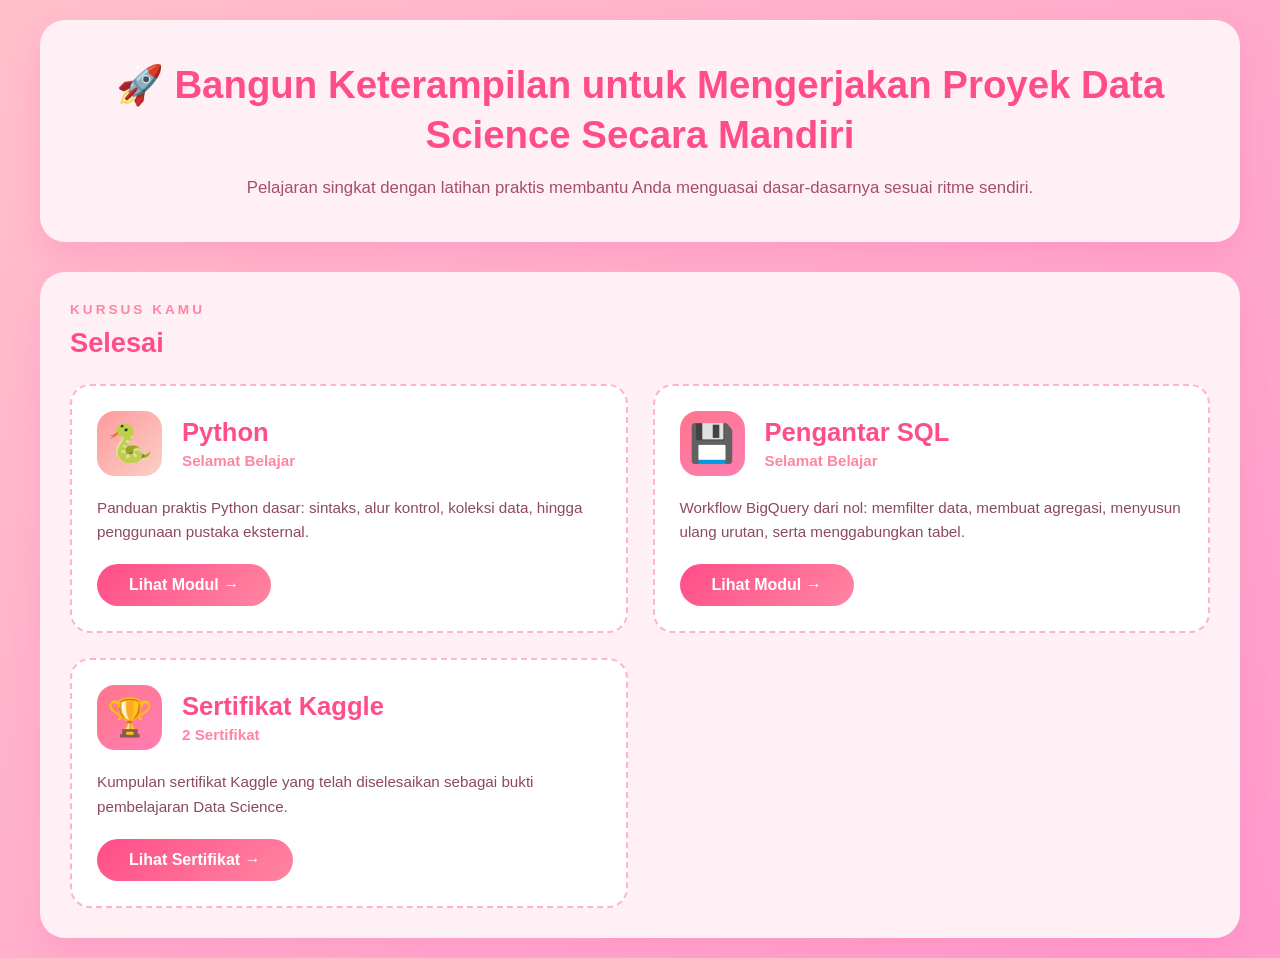
<file: webkaggle/index.html>
<!DOCTYPE html>
<html lang="id">
<head>
    <meta charset="UTF-8">
    <meta name="viewport" content="width=device-width, initial-scale=1.0">
    <title>Belajar Data Science - Platform Pembelajaran</title>
    <link rel="stylesheet" href="css/style.css">
</head>
<body>

<div class="container">
    <header>
        <h1>🚀 Bangun Keterampilan untuk Mengerjakan Proyek Data Science Secara Mandiri</h1>
        <p class="subtitle">
            Pelajaran singkat dengan latihan praktis membantu Anda menguasai dasar-dasarnya sesuai ritme sendiri.
        </p>
    </header>

    <div class="courses-section">
        <h2 class="section-title">KURSUS KAMU</h2>
        <h3 class="section-subtitle">Selesai</h3>

        <div class="courses-grid">
            <!-- Kursus Python -->
            <div class="course-card">
                <div class="course-header">
                    <div class="course-icon python-icon">🐍</div>
                    <div class="course-title">
                        <h2>Python</h2>
                        <p>Selamat Belajar</p>
                    </div>
                </div>

                <div class="course-description">
                    Panduan praktis Python dasar: sintaks, alur kontrol, koleksi data,
                    hingga penggunaan pustaka eksternal.
                </div>

                <a href="python/index.html" class="lesson-btn">
                    Lihat Modul →
                </a>
            </div>

            <!-- Kursus SQL -->
            <div class="course-card">
                <div class="course-header">
                    <div class="course-icon sql-icon">💾</div>
                    <div class="course-title">
                        <h2>Pengantar SQL</h2>
                        <p>Selamat Belajar</p>
                    </div>
                </div>

                <div class="course-description">
                    Workflow BigQuery dari nol: memfilter data, membuat agregasi,
                    menyusun ulang urutan, serta menggabungkan tabel.
                </div>

                <a href="sql/index.html" class="lesson-btn">
                    Lihat Modul →
                </a>
            </div>

            <!-- Sertifikat Kaggle -->
            <div class="course-card">
                <div class="course-header">
                    <div class="course-icon sql-icon">🏆</div>
                    <div class="course-title">
                        <h2>Sertifikat Kaggle</h2>
                        <p>2 Sertifikat</p>
                    </div>
                </div>

                <div class="course-description">
                    Kumpulan sertifikat Kaggle yang telah diselesaikan sebagai
                    bukti pembelajaran Data Science.
                </div>

                <a href="sertifikat/index.html" class="lesson-btn">
                    Lihat Sertifikat →
                </a>
            </div>
        </div>
    </div>
</div>

<script src="js/script.js"></script>
</body>
</html>
</file>
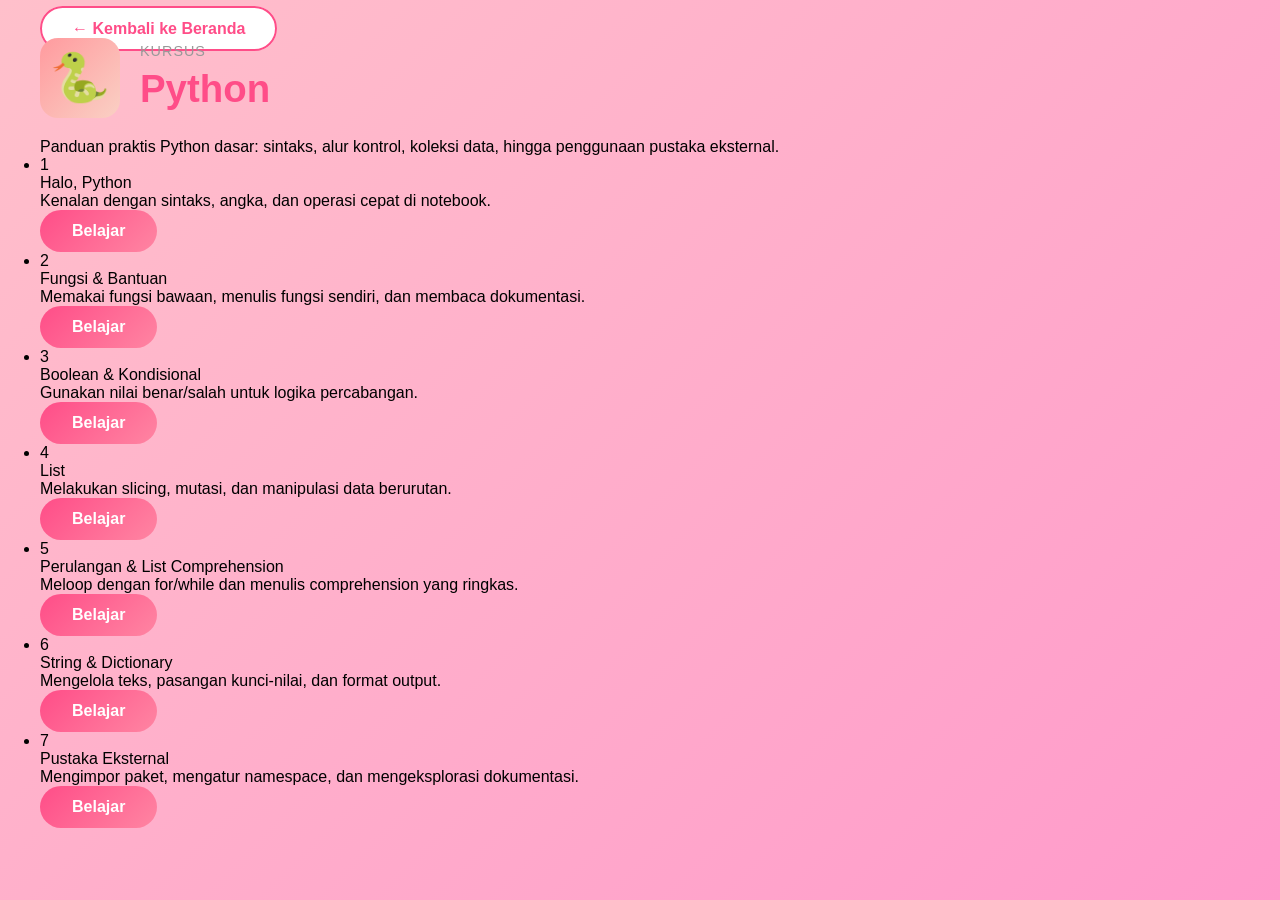
<file: webkaggle/python/index.html>
<!DOCTYPE html>
<html lang="id">
<head>
    <meta charset="UTF-8">
    <meta name="viewport" content="width=device-width, initial-scale=1.0">
    <title>Kursus Python - Belajar Data Science</title>
    <link rel="stylesheet" href="../css/style.css">
</head>
<body>
    <div class="container">
        <a href="../index.html" class="back-btn">← Kembali ke Beranda</a>
        
        <div class="course-detail-header">
            <div style="display: flex; align-items: center; gap: 20px; margin-bottom: 20px;">
                <div class="course-icon python-icon" style="width: 80px; height: 80px; font-size: 3em;">🐍</div>
                <div>
                    <p style="color: #999; font-size: 0.9em; letter-spacing: 1px; margin-bottom: 5px;">KURSUS</p>
                    <h1 style="margin-bottom: 0;">Python</h1>
                </div>
            </div>
            <p>Panduan praktis Python dasar: sintaks, alur kontrol, koleksi data, hingga penggunaan pustaka eksternal.</p>
        </div>

        <div class="lessons-container">
            <ul class="lessons-list">
                <li class="lesson-item">
                    <div class="lesson-left">
                        <div class="lesson-number">1</div>
                        <div class="lesson-content">
                            <div class="lesson-title">Halo, Python</div>
                            <div class="lesson-description">Kenalan dengan sintaks, angka, dan operasi cepat di notebook.</div>
                        </div>
                    </div>
                    <a href="lessons/lesson01.html" class="lesson-btn">Belajar</a>
                </li>

                <li class="lesson-item">
                    <div class="lesson-left">
                        <div class="lesson-number">2</div>
                        <div class="lesson-content">
                            <div class="lesson-title">Fungsi & Bantuan</div>
                            <div class="lesson-description">Memakai fungsi bawaan, menulis fungsi sendiri, dan membaca dokumentasi.</div>
                        </div>
                    </div>
                    <a href="lessons/lesson02.html" class="lesson-btn">Belajar</a>
                </li>

                <li class="lesson-item">
                    <div class="lesson-left">
                        <div class="lesson-number">3</div>
                        <div class="lesson-content">
                            <div class="lesson-title">Boolean & Kondisional</div>
                            <div class="lesson-description">Gunakan nilai benar/salah untuk logika percabangan.</div>
                        </div>
                    </div>
                    <a href="lessons/lesson03.html" class="lesson-btn">Belajar</a>
                </li>

                <li class="lesson-item">
                    <div class="lesson-left">
                        <div class="lesson-number">4</div>
                        <div class="lesson-content">
                            <div class="lesson-title">List</div>
                            <div class="lesson-description">Melakukan slicing, mutasi, dan manipulasi data berurutan.</div>
                        </div>
                    </div>
                    <a href="lessons/lesson04.html" class="lesson-btn">Belajar</a>
                </li>

                <li class="lesson-item">
                    <div class="lesson-left">
                        <div class="lesson-number">5</div>
                        <div class="lesson-content">
                            <div class="lesson-title">Perulangan & List Comprehension</div>
                            <div class="lesson-description">Meloop dengan for/while dan menulis comprehension yang ringkas.</div>
                        </div>
                    </div>
                    <a href="lessons/lesson05.html" class="lesson-btn">Belajar</a>
                </li>

                <li class="lesson-item">
                    <div class="lesson-left">
                        <div class="lesson-number">6</div>
                        <div class="lesson-content">
                            <div class="lesson-title">String & Dictionary</div>
                            <div class="lesson-description">Mengelola teks, pasangan kunci-nilai, dan format output.</div>
                        </div>
                    </div>
                    <a href="lessons/lesson06.html" class="lesson-btn">Belajar</a>
                </li>

                <li class="lesson-item">
                    <div class="lesson-left">
                        <div class="lesson-number">7</div>
                        <div class="lesson-content">
                            <div class="lesson-title">Pustaka Eksternal</div>
                            <div class="lesson-description">Mengimpor paket, mengatur namespace, dan mengeksplorasi dokumentasi.</div>
                        </div>
                    </div>
                    <a href="lessons/lesson07.html" class="lesson-btn">Belajar</a>
                </li>
            </ul>
        </div>
    </div>

    <script src="../js/script.js"></script>
</body>
</html>
</file>
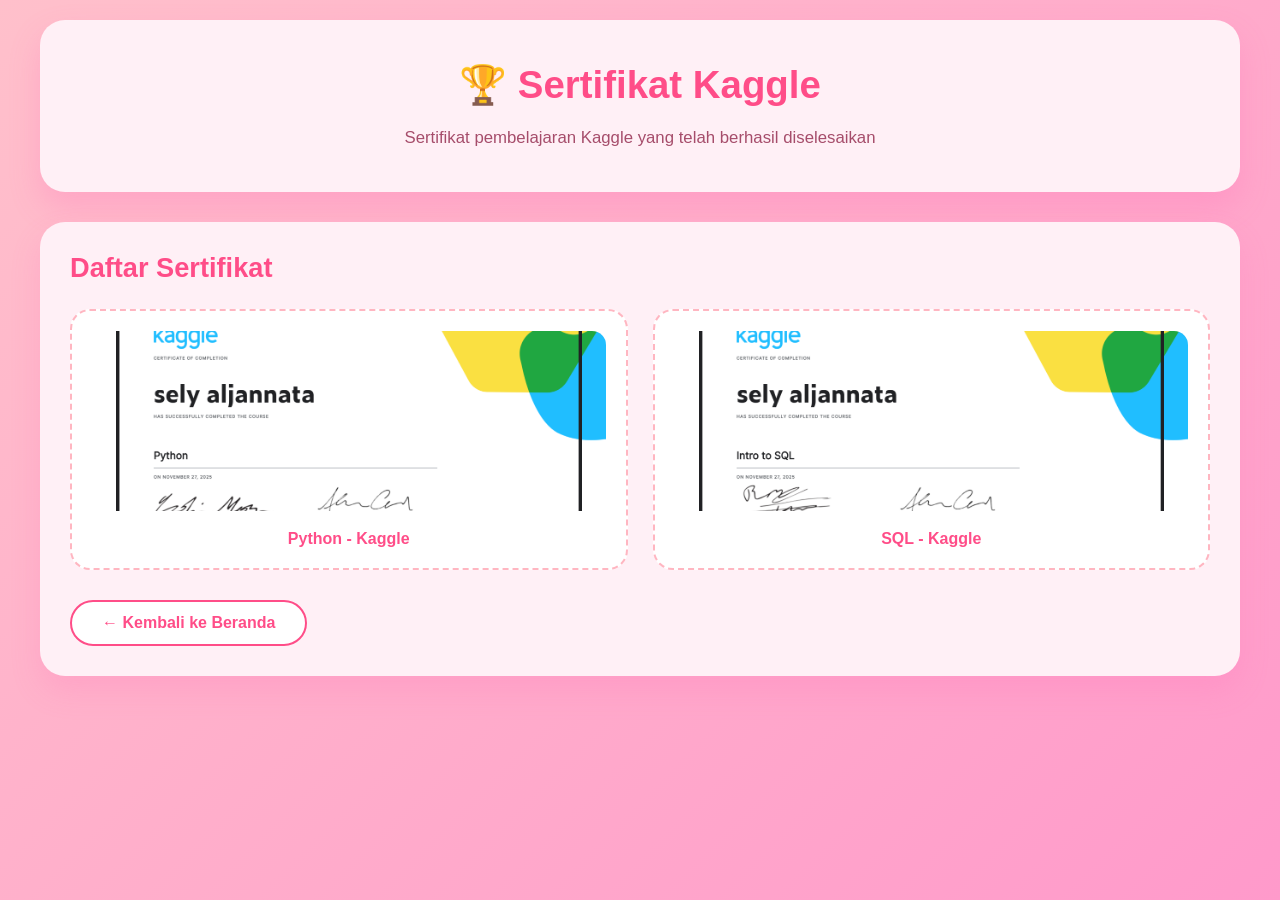
<file: webkaggle/sertifikat/index.html>
<!DOCTYPE html>
<html lang="id">
<head>
    <meta charset="UTF-8">
    <meta name="viewport" content="width=device-width, initial-scale=1.0">
    <title>Sertifikat Kaggle</title>
    <link rel="stylesheet" href="../css/style.css">
</head>
<body>

<div class="container">
    <header>
        <h1>🏆 Sertifikat Kaggle</h1>
        <p class="subtitle">
            Sertifikat pembelajaran Kaggle yang telah berhasil diselesaikan
        </p>
    </header>

    <div class="courses-section">
        <h3 class="section-subtitle">Daftar Sertifikat</h3>

        <div class="certificate-grid">

            <!-- Sertifikat Python -->
            <div class="certificate-card">
                <img
                    src="../img/sertifikat-kaggle-1.jpg" width="500px"
                    alt="Sertifikat Python Kaggle"
                    class="certificate-img"
                >
                <p class="certificate-title">Python - Kaggle</p>
            </div>

            <!-- Sertifikat SQL -->
            <div class="certificate-card">
                <img
                    src="../img/sertifikat-kaggle-2.jpg" width="500px"
                    alt="Sertifikat SQL Kaggle"
                    class="certificate-img"
                >
                <p class="certificate-title">SQL - Kaggle</p>
            </div>

        </div>

        <a href="../index.html" class="back-btn" style="margin-top: 30px; display: inline-block;">
            ← Kembali ke Beranda
        </a>
    </div>
</div>

<script src="../js/script.js"></script>
</body>
</html>
</file>
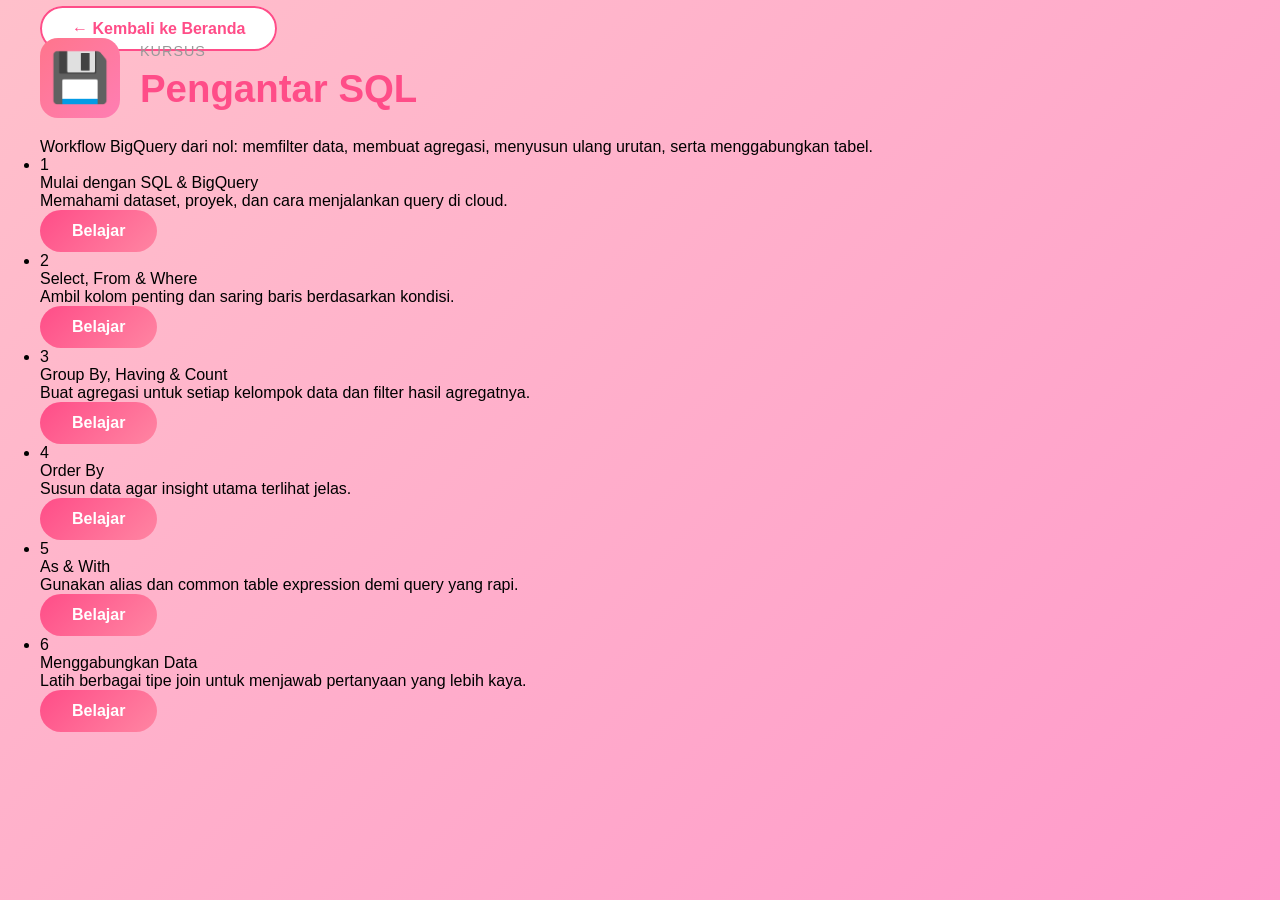
<file: webkaggle/sql/index.html>
<!DOCTYPE html>
<html lang="id">
<head>
    <meta charset="UTF-8">
    <meta name="viewport" content="width=device-width, initial-scale=1.0">
    <title>Kursus Pengantar SQL - Belajar Data Science</title>
    <link rel="stylesheet" href="../css/style.css">
</head>
<body>
    <div class="container">
        <a href="../index.html" class="back-btn">← Kembali ke Beranda</a>
        
        <div class="course-detail-header">
            <div style="display: flex; align-items: center; gap: 20px; margin-bottom: 20px;">
                <div class="course-icon sql-icon" style="width: 80px; height: 80px; font-size: 3em;">💾</div>
                <div>
                    <p style="color: #999; font-size: 0.9em; letter-spacing: 1px; margin-bottom: 5px;">KURSUS</p>
                    <h1 style="margin-bottom: 0;">Pengantar SQL</h1>
                </div>
            </div>
            <p>Workflow BigQuery dari nol: memfilter data, membuat agregasi, menyusun ulang urutan, serta menggabungkan tabel.</p>
        </div>

        <div class="lessons-container">
            <ul class="lessons-list">
                <li class="lesson-item">
                    <div class="lesson-left">
                        <div class="lesson-number">1</div>
                        <div class="lesson-content">
                            <div class="lesson-title">Mulai dengan SQL & BigQuery</div>
                            <div class="lesson-description">Memahami dataset, proyek, dan cara menjalankan query di cloud.</div>
                        </div>
                    </div>
                    <a href="lessons/lesson01.html" class="lesson-btn">Belajar</a>
                </li>

                <li class="lesson-item">
                    <div class="lesson-left">
                        <div class="lesson-number">2</div>
                        <div class="lesson-content">
                            <div class="lesson-title">Select, From & Where</div>
                            <div class="lesson-description">Ambil kolom penting dan saring baris berdasarkan kondisi.</div>
                        </div>
                    </div>
                    <a href="lessons/lesson02.html" class="lesson-btn">Belajar</a>
                </li>

                <li class="lesson-item">
                    <div class="lesson-left">
                        <div class="lesson-number">3</div>
                        <div class="lesson-content">
                            <div class="lesson-title">Group By, Having & Count</div>
                            <div class="lesson-description">Buat agregasi untuk setiap kelompok data dan filter hasil agregatnya.</div>
                        </div>
                    </div>
                    <a href="lessons/lesson03.html" class="lesson-btn">Belajar</a>
                </li>

                <li class="lesson-item">
                    <div class="lesson-left">
                        <div class="lesson-number">4</div>
                        <div class="lesson-content">
                            <div class="lesson-title">Order By</div>
                            <div class="lesson-description">Susun data agar insight utama terlihat jelas.</div>
                        </div>
                    </div>
                    <a href="lessons/lesson04.html" class="lesson-btn">Belajar</a>
                </li>

                <li class="lesson-item">
                    <div class="lesson-left">
                        <div class="lesson-number">5</div>
                        <div class="lesson-content">
                            <div class="lesson-title">As & With</div>
                            <div class="lesson-description">Gunakan alias dan common table expression demi query yang rapi.</div>
                        </div>
                    </div>
                    <a href="lessons/lesson05.html" class="lesson-btn">Belajar</a>
                </li>

                <li class="lesson-item">
                    <div class="lesson-left">
                        <div class="lesson-number">6</div>
                        <div class="lesson-content">
                            <div class="lesson-title">Menggabungkan Data</div>
                            <div class="lesson-description">Latih berbagai tipe join untuk menjawab pertanyaan yang lebih kaya.</div>
                        </div>
                    </div>
                    <a href="lessons/lesson06.html" class="lesson-btn">Belajar</a>
                </li>
            </ul>
        </div>
    </div>

    <script src="../js/script.js"></script>
</body>
</html>
</file>
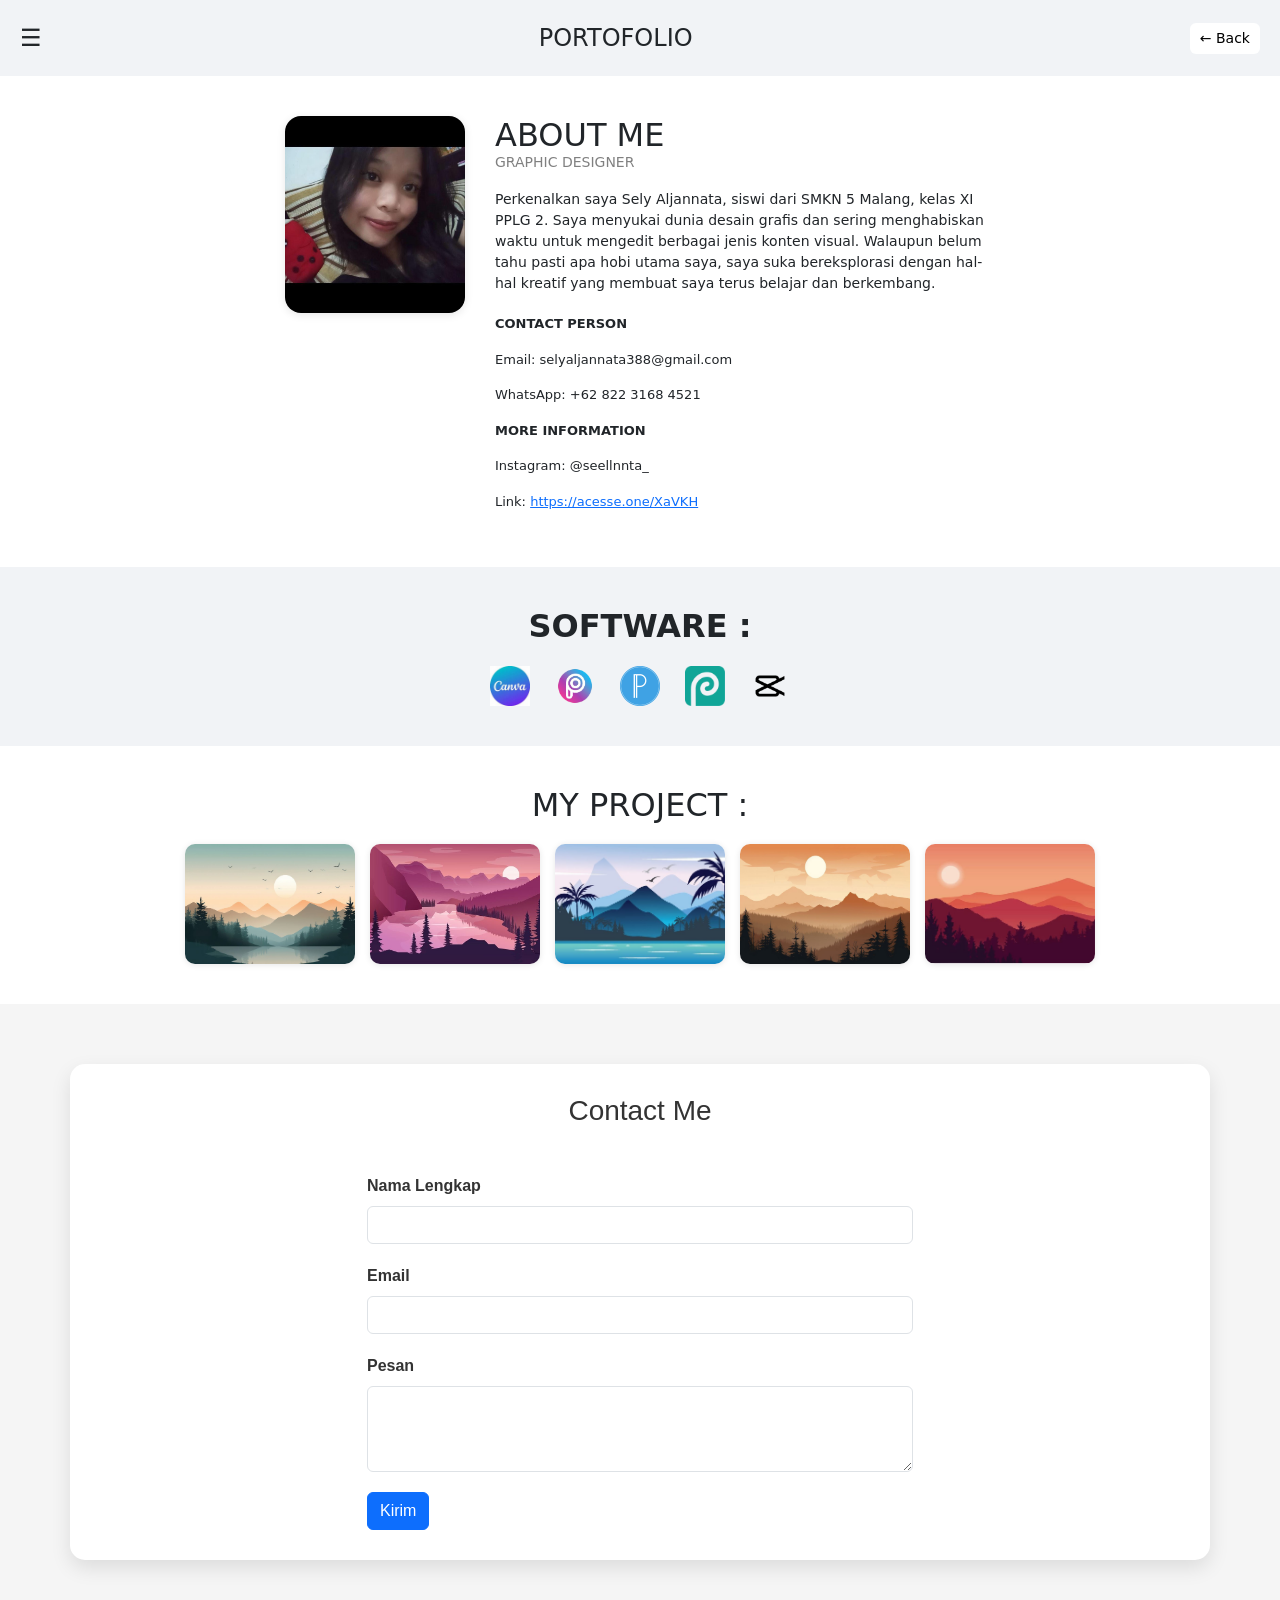
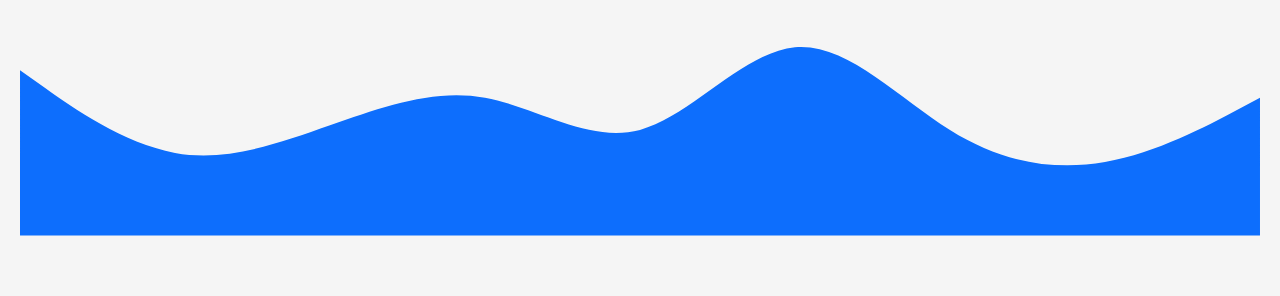
<file: index2.html>
<!DOCTYPE html>
<html lang="id">
<head>
  <meta charset="UTF-8">
  <meta name="viewport" content="width=device-width, initial-scale=1.0">
  <title>Portofolio Sely Aljannata</title>
  <link rel="stylesheet" href="style2.css">
</head>
<body>
  <header class="header">
    <link href="https://cdn.jsdelivr.net/npm/bootstrap@5.3.0/dist/css/bootstrap.min.css" rel="stylesheet">
    <div class="menu-icon">&#9776;</div>
    <h1 class="title">PORTOFOLIO</h1>
    <a href="index.html" class="back-btn">← Back</a>
  </header>

  <section class="about">
    <div class="photo-box">
      <img src="img/projects/sely.jpg" alt="Foto Profil">
    </div>
    <div class="info-box">
      <h2>ABOUT ME</h2>
      <p class="role">GRAPHIC DESIGNER</p>
      <p class="desc">Perkenalkan saya Sely Aljannata, siswi dari SMKN 5 Malang, kelas XI PPLG 2. Saya menyukai dunia desain grafis dan sering menghabiskan waktu untuk mengedit berbagai jenis konten visual. Walaupun belum tahu pasti apa hobi utama saya, saya suka bereksplorasi dengan hal-hal kreatif yang membuat saya terus belajar dan berkembang.</p>
      <div class="contacts">
        <p><strong>CONTACT PERSON</strong></p>
        <p>Email: selyaljannata388@gmail.com</p>
        <p>WhatsApp: +62 822 3168 4521</p>
      </div>
      <div class="more-info">
        <p><strong>MORE INFORMATION</strong></p>
        <p>Instagram: @seellnnta_</p>
        <p>Link: <a href="https://acesse.one/XaVKH">https://acesse.one/XaVKH</a></p>
      </div>
    </div>
  </section>

  <section class="software">
    <h2>SOFTWARE :</h2>
    <div class="icons">
      <img src="canva.jpg" alt="Canva">
      <img src="picsart.jpg" alt="PicsArt">
      <img src="pixel.jpg" alt="PixelLab">
      <img src="photopea.jpg" alt="Photopea">
      <img src="capcut.jpg" alt="Capcut">
    </div>
  </section>

  <section class="projects">
    <h2>MY PROJECT :</h2>
    <div class="project-gallery">
      <img src="1.jpg" alt="Project 1">
      <img src="2.jpg" alt="Project 2">
      <img src="3.jpg" alt="Project 3">
      <img src="4.jpg" alt="Project 4">
      <img src="5.jpg" alt="Project 5">

  </section>

   <!-- Contact -->
    <section id="contact">
      <div class="container">
        <div class="row text-center mb-3">
          <div class="col">
            <h2>Contact Me</h2>
          </div>
        </div>
        <div class="row justify-content-center">
          <div class="col-md-6">
            <div class="alert alert-success alert-dismissible fade show d-none my-alert" role="alert">
              <strong>Terimakasih!</strong> Pesan anda sudah kami terima.
              <button type="button" class="btn-close" data-bs-dismiss="alert" aria-label="Close"></button>
            </div>
            <form name="wpu-contact-form">
              <div class="mb-3">
                <label for="name" class="form-label">Nama Lengkap</label>
                <input type="text" class="form-control" id="name" aria-describedby="name" name="nama" />
              </div>
              <div class="mb-3">
                <label for="email" class="form-label">Email</label>
                <input type="email" class="form-control" id="email" aria-describedby="email" name="email" />
              </div>
              <div class="mb-3">
                <label for="pesan" class="form-label">Pesan</label>
                <textarea class="form-control" id="pesan" rows="3" name="pesan"></textarea>
              </div>
              <button type="submit" class="btn btn-primary btn-kirim">Kirim</button>

              <button class="btn btn-primary btn-loading d-none" type="button" disabled>
                <span class="spinner-border spinner-border-sm" role="status" aria-hidden="true"></span>
                Loading...
              </button>
            </form>
          </div>
        </div>
      </div>
      <svg xmlns="http://www.w3.org/2000/svg" viewBox="0 0 1440 320">
        <path
          fill="#0d6efd"
          fill-opacity="10"
          d="M0,128L30,149.3C60,171,120,213,180,224C240,235,300,213,360,192C420,171,480,149,540,160C600,171,660,213,720,197.3C780,181,840,107,900,101.3C960,96,1020,160,1080,197.3C1140,235,1200,245,1260,234.7C1320,224,1380,192,1410,176L1440,160L1440,320L1410,320C1380,320,1320,320,1260,320C1200,320,1140,320,1080,320C1020,320,960,320,900,320C840,320,780,320,720,320C660,320,600,320,540,320C480,320,420,320,360,320C300,320,240,320,180,320C120,320,60,320,30,320L0,320Z"
        ></path>
      </svg>
    </section>
    <!-- Akhir Contact -->

    
</body>
</html>
</file>
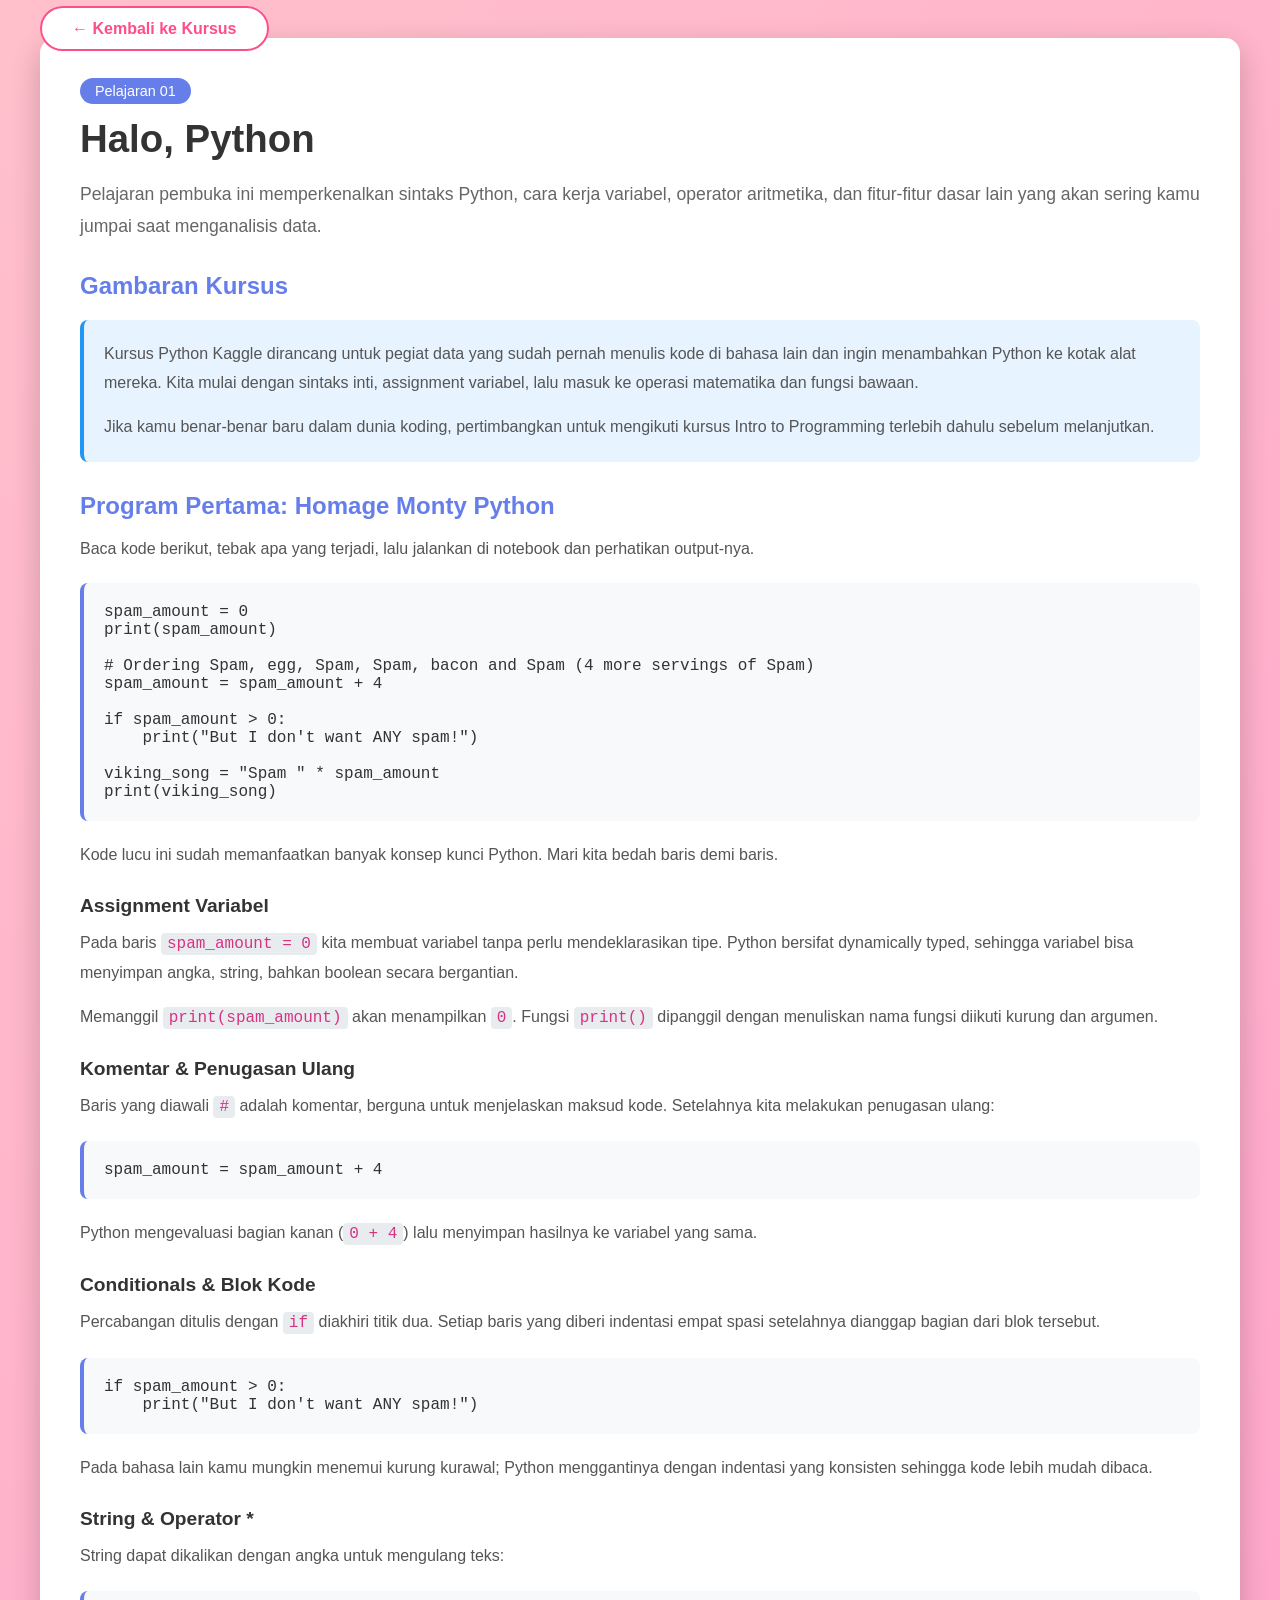
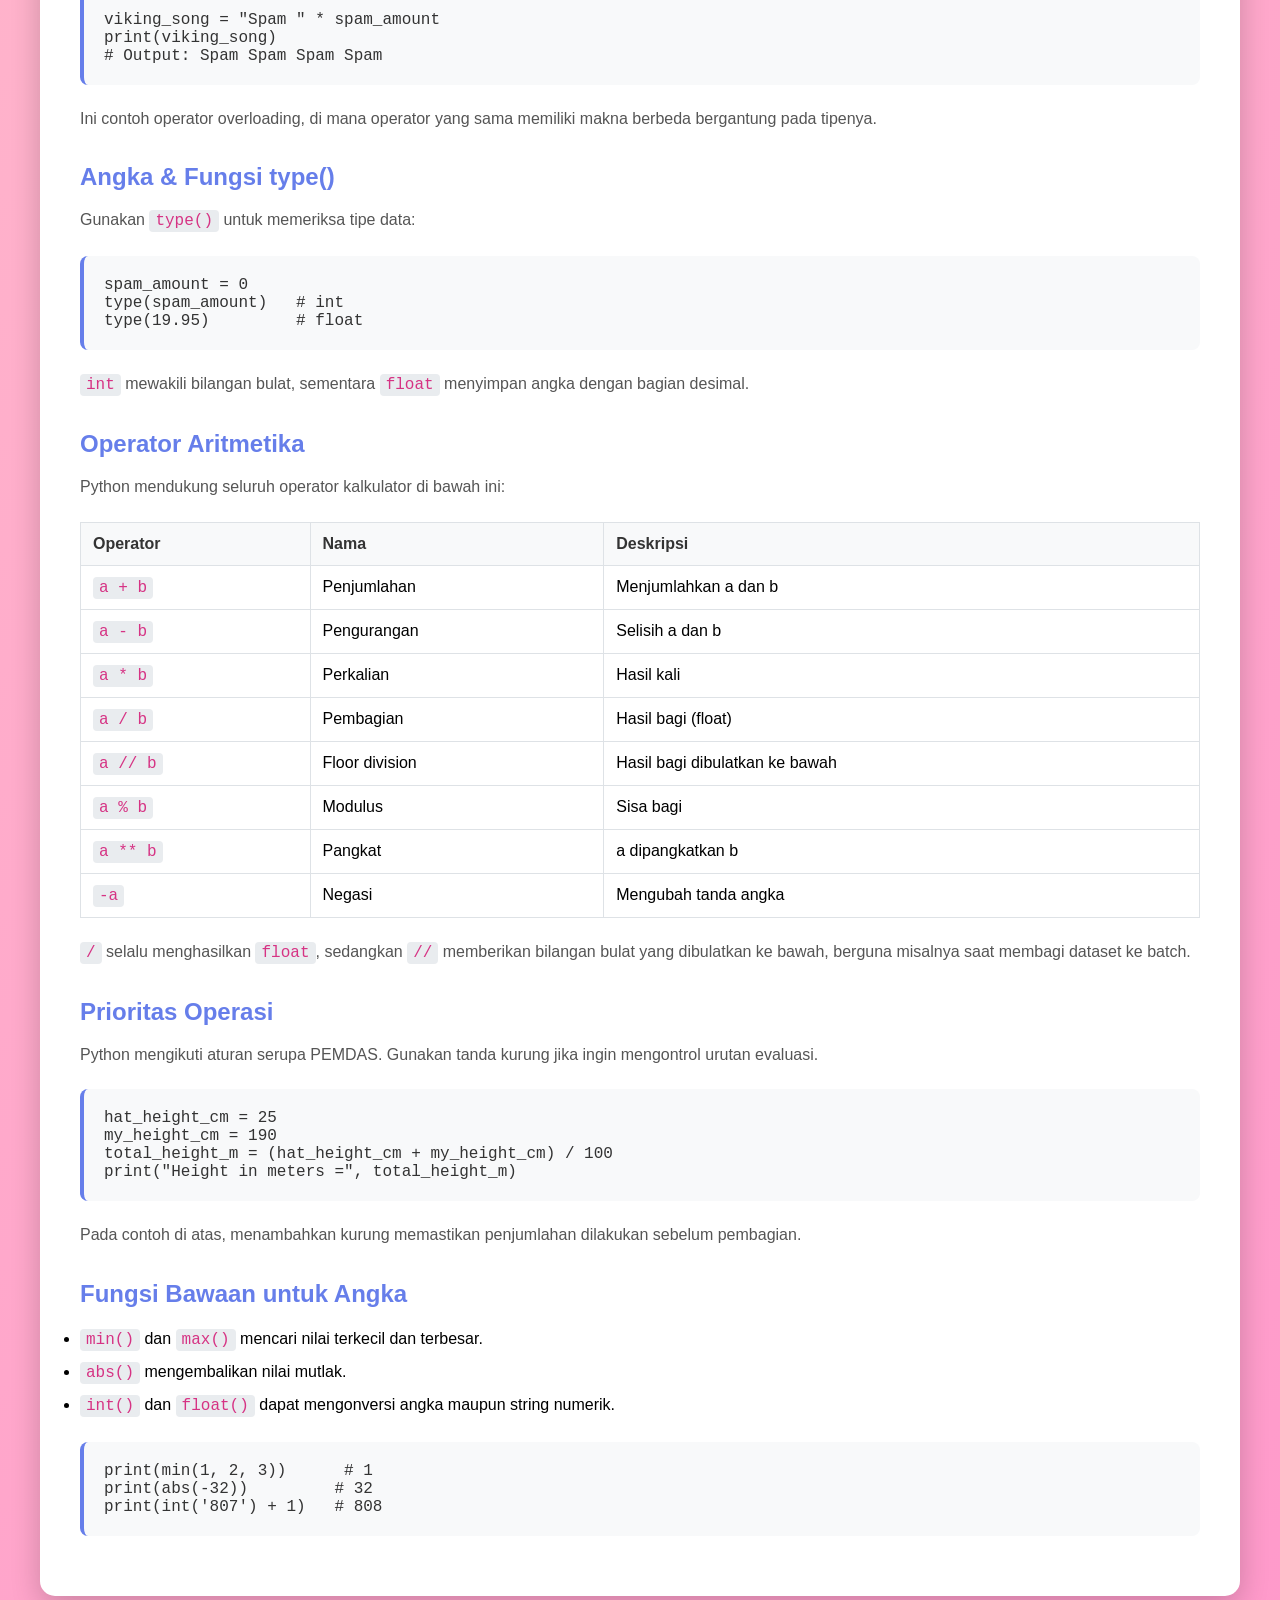
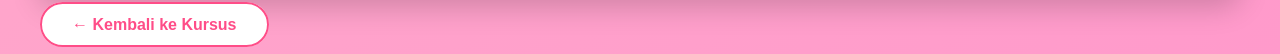
<file: webkaggle/python/lessons/lesson01.html>
<!DOCTYPE html>
<html lang="id">
<head>
    <meta charset="UTF-8">
    <meta name="viewport" content="width=device-width, initial-scale=1.0">
    <title>Pelajaran 01: Halo, Python</title>
    <link rel="stylesheet" href="../../css/style.css">
    <style>
        .lesson-content-box {
            background: white;
            padding: 40px;
            border-radius: 15px;
            box-shadow: 0 10px 30px rgba(0,0,0,0.2);
            margin-bottom: 20px;
        }
        .lesson-header-box {
            margin-bottom: 30px;
        }
        .lesson-number-badge {
            display: inline-block;
            background: #667eea;
            color: white;
            padding: 5px 15px;
            border-radius: 20px;
            font-size: 0.9em;
            margin-bottom: 10px;
        }
        h1 {
            color: #333;
            margin-bottom: 15px;
        }
        h2 {
            color: #667eea;
            margin-top: 30px;
            margin-bottom: 15px;
            font-size: 1.5em;
        }
        h3 {
            color: #333;
            margin-top: 25px;
            margin-bottom: 12px;
            font-size: 1.2em;
        }
        p {
            line-height: 1.8;
            color: #555;
            margin-bottom: 15px;
        }
        .code-block {
            background: #f8f9fa;
            border-left: 4px solid #667eea;
            padding: 20px;
            border-radius: 8px;
            margin: 20px 0;
            overflow-x: auto;
        }
        pre {
            margin: 0;
            font-family: 'Courier New', monospace;
            color: #333;
        }
        code {
            background: #e9ecef;
            padding: 2px 6px;
            border-radius: 4px;
            font-family: 'Courier New', monospace;
            color: #d63384;
        }
        table {
            width: 100%;
            border-collapse: collapse;
            margin: 20px 0;
        }
        th, td {
            border: 1px solid #dee2e6;
            padding: 12px;
            text-align: left;
        }
        th {
            background: #f8f9fa;
            font-weight: 600;
            color: #333;
        }
        .intro-box {
            background: #e7f3ff;
            border-left: 4px solid #2196F3;
            padding: 20px;
            border-radius: 8px;
            margin: 20px 0;
        }
    </style>
</head>
<body>
    <div class="container">
        <a href="../index.html" class="back-btn">← Kembali ke Kursus</a>
        
        <div class="lesson-content-box">
            <div class="lesson-header-box">
                <span class="lesson-number-badge">Pelajaran 01</span>
                <h1>Halo, Python</h1>
                <p style="font-size: 1.1em; color: #666;">Pelajaran pembuka ini memperkenalkan sintaks Python, cara kerja variabel, operator aritmetika, dan fitur-fitur dasar lain yang akan sering kamu jumpai saat menganalisis data.</p>
            </div>

            <h2>Gambaran Kursus</h2>
            <div class="intro-box">
                <p>Kursus Python Kaggle dirancang untuk pegiat data yang sudah pernah menulis kode di bahasa lain dan ingin menambahkan Python ke kotak alat mereka. Kita mulai dengan sintaks inti, assignment variabel, lalu masuk ke operasi matematika dan fungsi bawaan.</p>
                <p style="margin-bottom: 0;">Jika kamu benar-benar baru dalam dunia koding, pertimbangkan untuk mengikuti kursus Intro to Programming terlebih dahulu sebelum melanjutkan.</p>
            </div>

            <h2>Program Pertama: Homage Monty Python</h2>
            <p>Baca kode berikut, tebak apa yang terjadi, lalu jalankan di notebook dan perhatikan output-nya.</p>

            <div class="code-block">
                <pre>spam_amount = 0
print(spam_amount)

# Ordering Spam, egg, Spam, Spam, bacon and Spam (4 more servings of Spam)
spam_amount = spam_amount + 4

if spam_amount > 0:
    print("But I don't want ANY spam!")

viking_song = "Spam " * spam_amount
print(viking_song)</pre>
            </div>

            <p>Kode lucu ini sudah memanfaatkan banyak konsep kunci Python. Mari kita bedah baris demi baris.</p>

            <h3>Assignment Variabel</h3>
            <p>Pada baris <code>spam_amount = 0</code> kita membuat variabel tanpa perlu mendeklarasikan tipe. Python bersifat dynamically typed, sehingga variabel bisa menyimpan angka, string, bahkan boolean secara bergantian.</p>
            <p>Memanggil <code>print(spam_amount)</code> akan menampilkan <code>0</code>. Fungsi <code>print()</code> dipanggil dengan menuliskan nama fungsi diikuti kurung dan argumen.</p>

            <h3>Komentar & Penugasan Ulang</h3>
            <p>Baris yang diawali <code>#</code> adalah komentar, berguna untuk menjelaskan maksud kode. Setelahnya kita melakukan penugasan ulang:</p>

            <div class="code-block">
                <pre>spam_amount = spam_amount + 4</pre>
            </div>

            <p>Python mengevaluasi bagian kanan (<code>0 + 4</code>) lalu menyimpan hasilnya ke variabel yang sama.</p>

            <h3>Conditionals & Blok Kode</h3>
            <p>Percabangan ditulis dengan <code>if</code> diakhiri titik dua. Setiap baris yang diberi indentasi empat spasi setelahnya dianggap bagian dari blok tersebut.</p>

            <div class="code-block">
                <pre>if spam_amount > 0:
    print("But I don't want ANY spam!")</pre>
            </div>

            <p>Pada bahasa lain kamu mungkin menemui kurung kurawal; Python menggantinya dengan indentasi yang konsisten sehingga kode lebih mudah dibaca.</p>

            <h3>String & Operator *</h3>
            <p>String dapat dikalikan dengan angka untuk mengulang teks:</p>

            <div class="code-block">
                <pre>viking_song = "Spam " * spam_amount
print(viking_song)
# Output: Spam Spam Spam Spam</pre>
            </div>

            <p>Ini contoh operator overloading, di mana operator yang sama memiliki makna berbeda bergantung pada tipenya.</p>

            <h2>Angka & Fungsi type()</h2>
            <p>Gunakan <code>type()</code> untuk memeriksa tipe data:</p>

            <div class="code-block">
                <pre>spam_amount = 0
type(spam_amount)   # int
type(19.95)         # float</pre>
            </div>

            <p><code>int</code> mewakili bilangan bulat, sementara <code>float</code> menyimpan angka dengan bagian desimal.</p>

            <h2>Operator Aritmetika</h2>
            <p>Python mendukung seluruh operator kalkulator di bawah ini:</p>

            <table>
                <thead>
                    <tr>
                        <th>Operator</th>
                        <th>Nama</th>
                        <th>Deskripsi</th>
                    </tr>
                </thead>
                <tbody>
                    <tr>
                        <td><code>a + b</code></td>
                        <td>Penjumlahan</td>
                        <td>Menjumlahkan a dan b</td>
                    </tr>
                    <tr>
                        <td><code>a - b</code></td>
                        <td>Pengurangan</td>
                        <td>Selisih a dan b</td>
                    </tr>
                    <tr>
                        <td><code>a * b</code></td>
                        <td>Perkalian</td>
                        <td>Hasil kali</td>
                    </tr>
                    <tr>
                        <td><code>a / b</code></td>
                        <td>Pembagian</td>
                        <td>Hasil bagi (float)</td>
                    </tr>
                    <tr>
                        <td><code>a // b</code></td>
                        <td>Floor division</td>
                        <td>Hasil bagi dibulatkan ke bawah</td>
                    </tr>
                    <tr>
                        <td><code>a % b</code></td>
                        <td>Modulus</td>
                        <td>Sisa bagi</td>
                    </tr>
                    <tr>
                        <td><code>a ** b</code></td>
                        <td>Pangkat</td>
                        <td>a dipangkatkan b</td>
                    </tr>
                    <tr>
                        <td><code>-a</code></td>
                        <td>Negasi</td>
                        <td>Mengubah tanda angka</td>
                    </tr>
                </tbody>
            </table>

            <p><code>/</code> selalu menghasilkan <code>float</code>, sedangkan <code>//</code> memberikan bilangan bulat yang dibulatkan ke bawah, berguna misalnya saat membagi dataset ke batch.</p>

            <h2>Prioritas Operasi</h2>
            <p>Python mengikuti aturan serupa PEMDAS. Gunakan tanda kurung jika ingin mengontrol urutan evaluasi.</p>

            <div class="code-block">
                <pre>hat_height_cm = 25
my_height_cm = 190
total_height_m = (hat_height_cm + my_height_cm) / 100
print("Height in meters =", total_height_m)</pre>
            </div>

            <p>Pada contoh di atas, menambahkan kurung memastikan penjumlahan dilakukan sebelum pembagian.</p>

            <h2>Fungsi Bawaan untuk Angka</h2>
            <ul style="line-height: 2;">
                <li><code>min()</code> dan <code>max()</code> mencari nilai terkecil dan terbesar.</li>
                <li><code>abs()</code> mengembalikan nilai mutlak.</li>
                <li><code>int()</code> dan <code>float()</code> dapat mengonversi angka maupun string numerik.</li>
            </ul>

            <div class="code-block">
                <pre>print(min(1, 2, 3))      # 1
print(abs(-32))         # 32
print(int('807') + 1)   # 808</pre>
            </div>
        </div>

        <a href="../index.html" class="back-btn">← Kembali ke Kursus</a>
    </div>

    <script src="../../js/script.js"></script>
</body>
</html>
</file>
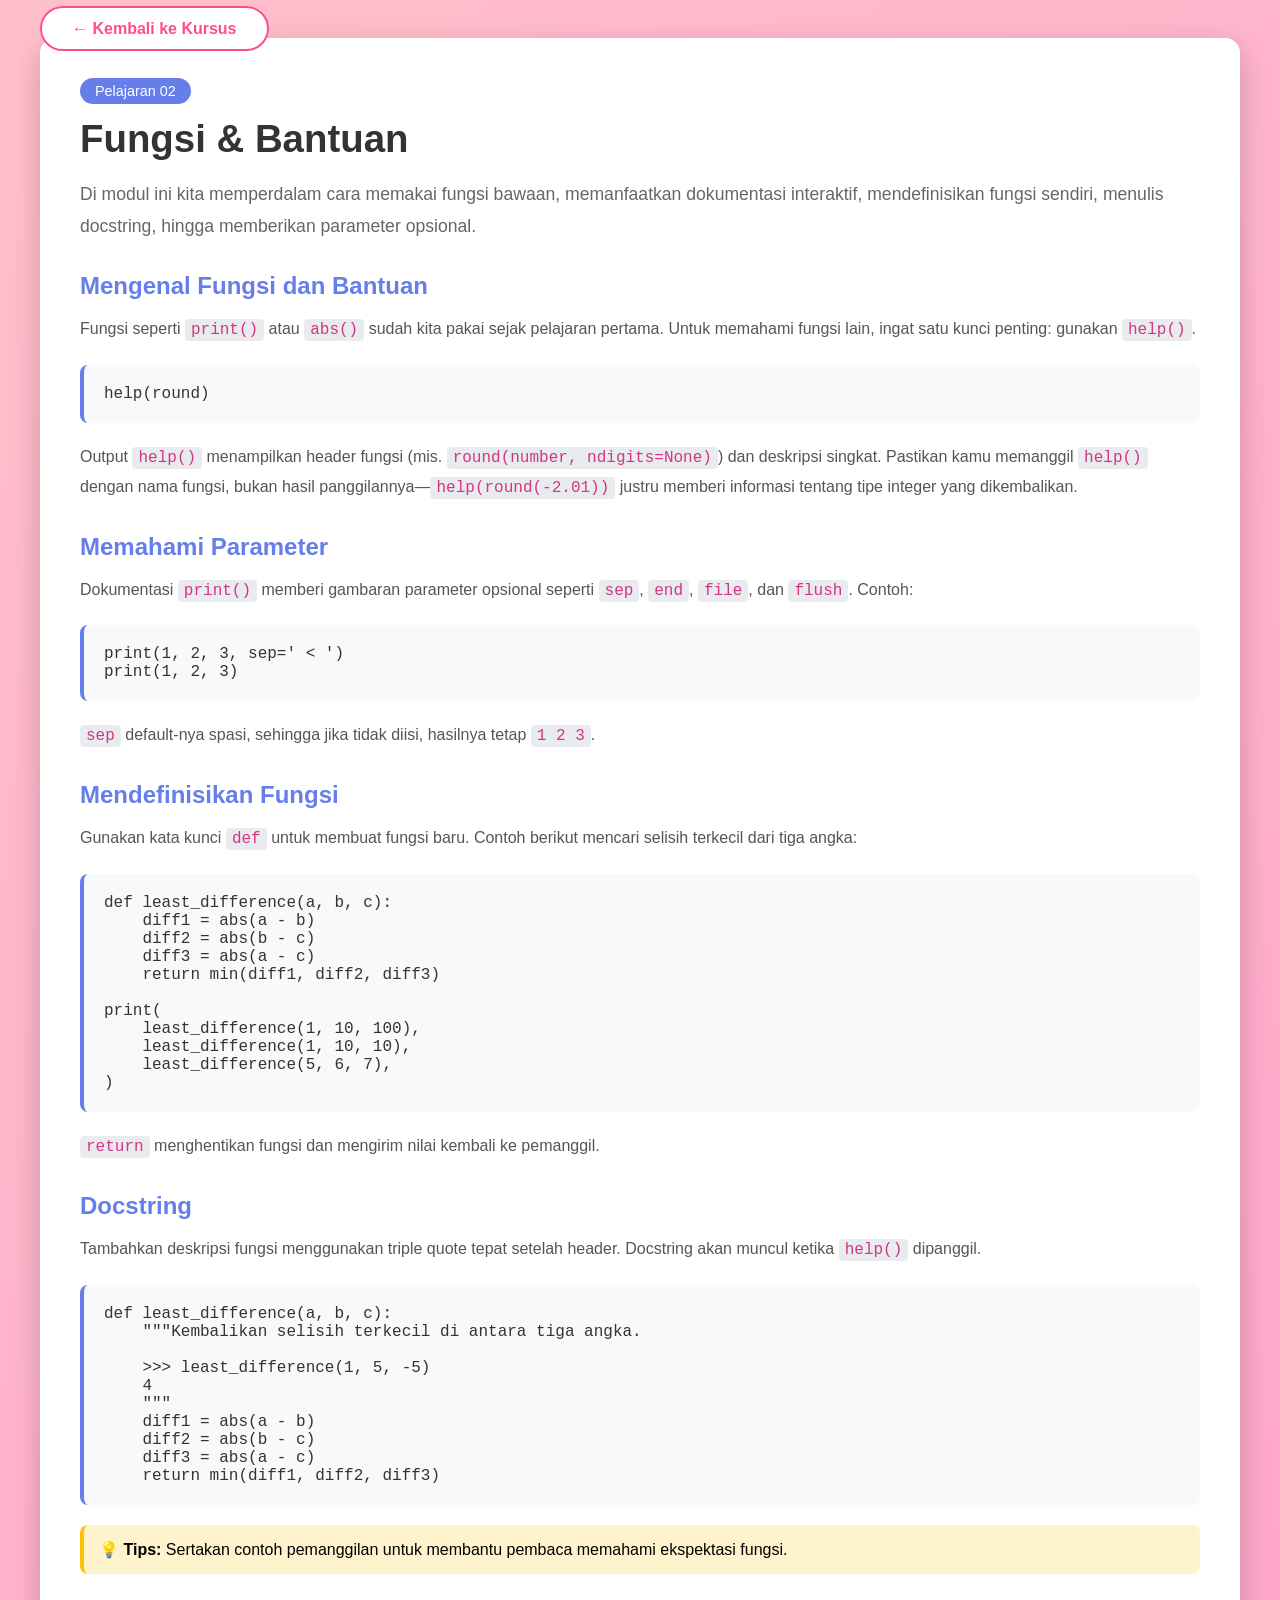
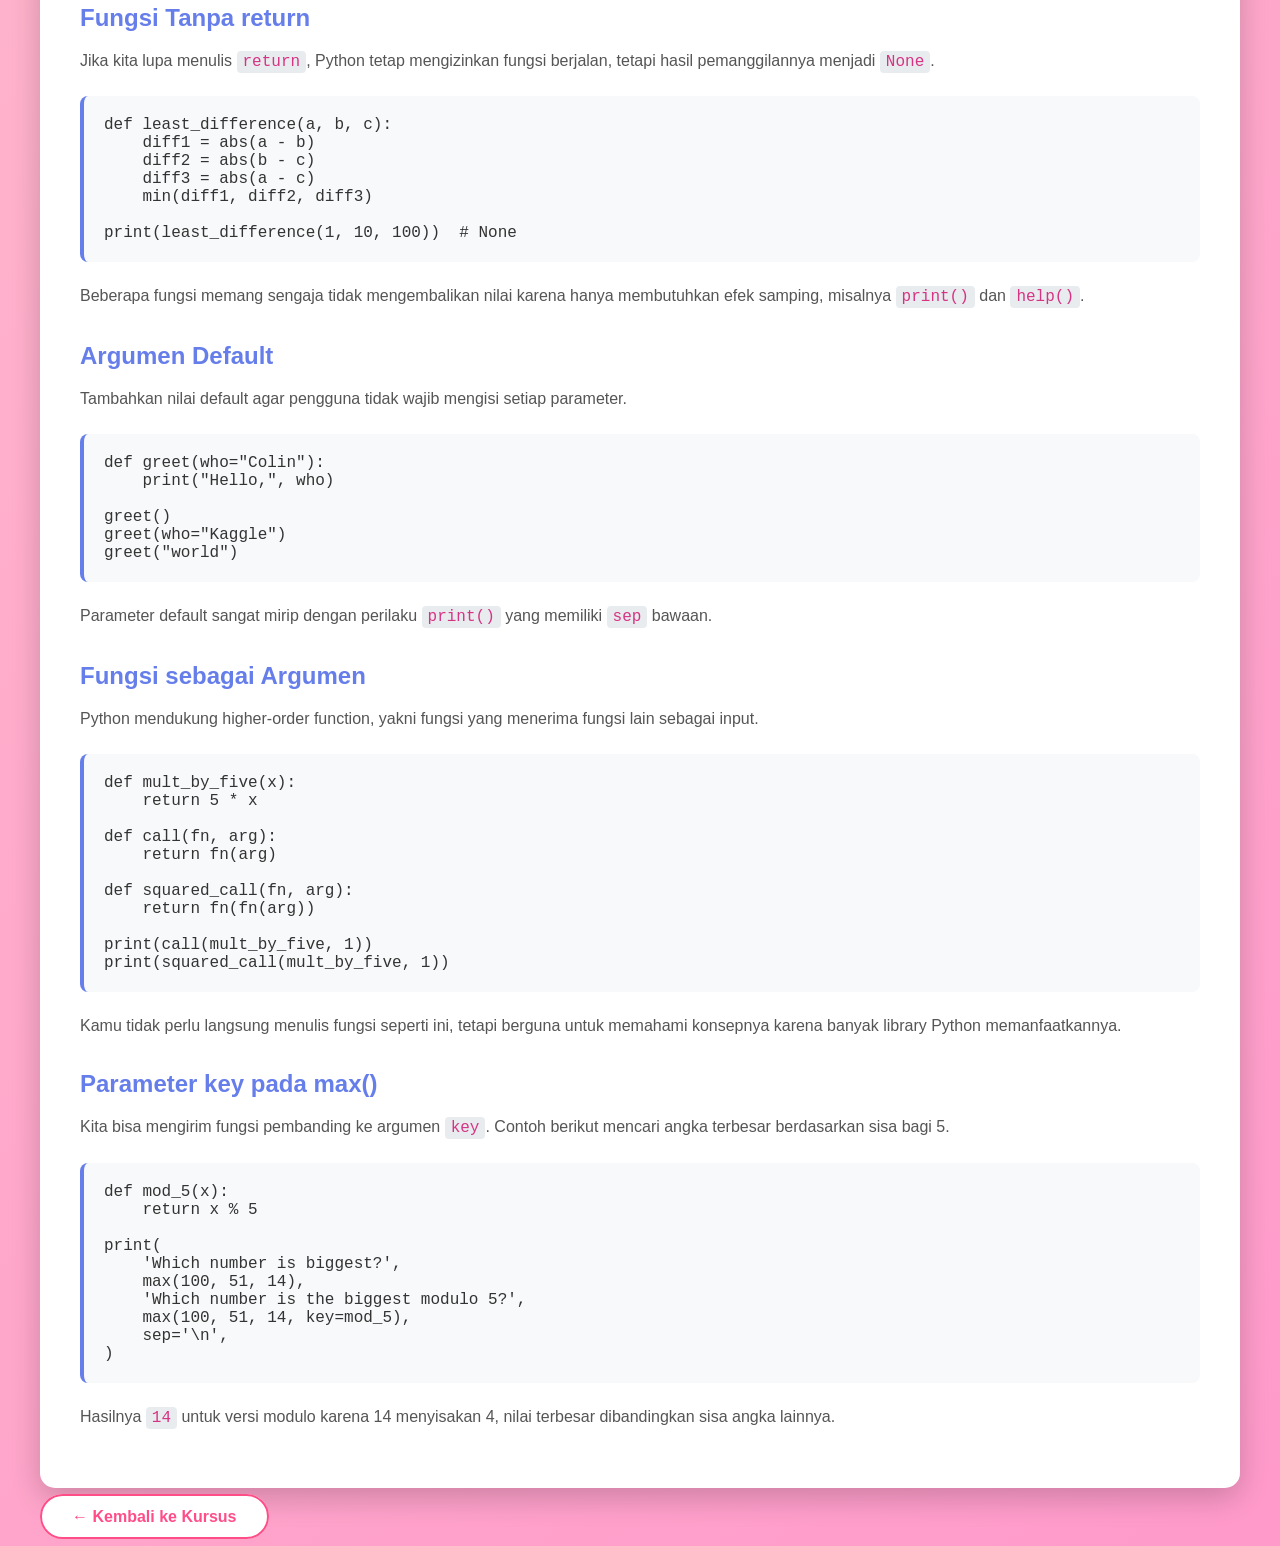
<file: webkaggle/python/lessons/lesson02.html>
<!DOCTYPE html>
<html lang="id">
<head>
    <meta charset="UTF-8">
    <meta name="viewport" content="width=device-width, initial-scale=1.0">
    <title>Pelajaran 02: Fungsi & Bantuan</title>
    <link rel="stylesheet" href="../../css/style.css">
    <style>
        .lesson-content-box {
            background: white;
            padding: 40px;
            border-radius: 15px;
            box-shadow: 0 10px 30px rgba(0,0,0,0.2);
            margin-bottom: 20px;
        }
        .lesson-header-box {
            margin-bottom: 30px;
        }
        .lesson-number-badge {
            display: inline-block;
            background: #667eea;
            color: white;
            padding: 5px 15px;
            border-radius: 20px;
            font-size: 0.9em;
            margin-bottom: 10px;
        }
        h1 {
            color: #333;
            margin-bottom: 15px;
        }
        h2 {
            color: #667eea;
            margin-top: 30px;
            margin-bottom: 15px;
            font-size: 1.5em;
        }
        h3 {
            color: #333;
            margin-top: 25px;
            margin-bottom: 12px;
            font-size: 1.2em;
        }
        p {
            line-height: 1.8;
            color: #555;
            margin-bottom: 15px;
        }
        .code-block {
            background: #f8f9fa;
            border-left: 4px solid #667eea;
            padding: 20px;
            border-radius: 8px;
            margin: 20px 0;
            overflow-x: auto;
        }
        pre {
            margin: 0;
            font-family: 'Courier New', monospace;
            color: #333;
        }
        code {
            background: #e9ecef;
            padding: 2px 6px;
            border-radius: 4px;
            font-family: 'Courier New', monospace;
            color: #d63384;
        }
        ul {
            line-height: 2;
            color: #555;
        }
        .tip-box {
            background: #fff3cd;
            border-left: 4px solid #ffc107;
            padding: 15px;
            border-radius: 8px;
            margin: 20px 0;
        }
    </style>
</head>
<body>
    <div class="container">
        <a href="../index.html" class="back-btn">← Kembali ke Kursus</a>
        
        <div class="lesson-content-box">
            <div class="lesson-header-box">
                <span class="lesson-number-badge">Pelajaran 02</span>
                <h1>Fungsi & Bantuan</h1>
                <p style="font-size: 1.1em; color: #666;">Di modul ini kita memperdalam cara memakai fungsi bawaan, memanfaatkan dokumentasi interaktif, mendefinisikan fungsi sendiri, menulis docstring, hingga memberikan parameter opsional.</p>
            </div>

            <h2>Mengenal Fungsi dan Bantuan</h2>
            <p>Fungsi seperti <code>print()</code> atau <code>abs()</code> sudah kita pakai sejak pelajaran pertama. Untuk memahami fungsi lain, ingat satu kunci penting: gunakan <code>help()</code>.</p>

            <div class="code-block">
                <pre>help(round)</pre>
            </div>

            <p>Output <code>help()</code> menampilkan header fungsi (mis. <code>round(number, ndigits=None)</code>) dan deskripsi singkat. Pastikan kamu memanggil <code>help()</code> dengan nama fungsi, bukan hasil panggilannya—<code>help(round(-2.01))</code> justru memberi informasi tentang tipe integer yang dikembalikan.</p>

            <h2>Memahami Parameter</h2>
            <p>Dokumentasi <code>print()</code> memberi gambaran parameter opsional seperti <code>sep</code>, <code>end</code>, <code>file</code>, dan <code>flush</code>. Contoh:</p>

            <div class="code-block">
                <pre>print(1, 2, 3, sep=' < ')
print(1, 2, 3)</pre>
            </div>

            <p><code>sep</code> default-nya spasi, sehingga jika tidak diisi, hasilnya tetap <code>1 2 3</code>.</p>

            <h2>Mendefinisikan Fungsi</h2>
            <p>Gunakan kata kunci <code>def</code> untuk membuat fungsi baru. Contoh berikut mencari selisih terkecil dari tiga angka:</p>

            <div class="code-block">
                <pre>def least_difference(a, b, c):
    diff1 = abs(a - b)
    diff2 = abs(b - c)
    diff3 = abs(a - c)
    return min(diff1, diff2, diff3)

print(
    least_difference(1, 10, 100),
    least_difference(1, 10, 10),
    least_difference(5, 6, 7),
)</pre>
            </div>

            <p><code>return</code> menghentikan fungsi dan mengirim nilai kembali ke pemanggil.</p>

            <h2>Docstring</h2>
            <p>Tambahkan deskripsi fungsi menggunakan triple quote tepat setelah header. Docstring akan muncul ketika <code>help()</code> dipanggil.</p>

            <div class="code-block">
                <pre>def least_difference(a, b, c):
    """Kembalikan selisih terkecil di antara tiga angka.

    >>> least_difference(1, 5, -5)
    4
    """
    diff1 = abs(a - b)
    diff2 = abs(b - c)
    diff3 = abs(a - c)
    return min(diff1, diff2, diff3)</pre>
            </div>

            <div class="tip-box">
                <strong>💡 Tips:</strong> Sertakan contoh pemanggilan untuk membantu pembaca memahami ekspektasi fungsi.
            </div>

            <h2>Fungsi Tanpa return</h2>
            <p>Jika kita lupa menulis <code>return</code>, Python tetap mengizinkan fungsi berjalan, tetapi hasil pemanggilannya menjadi <code>None</code>.</p>

            <div class="code-block">
                <pre>def least_difference(a, b, c):
    diff1 = abs(a - b)
    diff2 = abs(b - c)
    diff3 = abs(a - c)
    min(diff1, diff2, diff3)

print(least_difference(1, 10, 100))  # None</pre>
            </div>

            <p>Beberapa fungsi memang sengaja tidak mengembalikan nilai karena hanya membutuhkan efek samping, misalnya <code>print()</code> dan <code>help()</code>.</p>

            <h2>Argumen Default</h2>
            <p>Tambahkan nilai default agar pengguna tidak wajib mengisi setiap parameter.</p>

            <div class="code-block">
                <pre>def greet(who="Colin"):
    print("Hello,", who)

greet()
greet(who="Kaggle")
greet("world")</pre>
            </div>

            <p>Parameter default sangat mirip dengan perilaku <code>print()</code> yang memiliki <code>sep</code> bawaan.</p>

            <h2>Fungsi sebagai Argumen</h2>
            <p>Python mendukung higher-order function, yakni fungsi yang menerima fungsi lain sebagai input.</p>

            <div class="code-block">
                <pre>def mult_by_five(x):
    return 5 * x

def call(fn, arg):
    return fn(arg)

def squared_call(fn, arg):
    return fn(fn(arg))

print(call(mult_by_five, 1))
print(squared_call(mult_by_five, 1))</pre>
            </div>

            <p>Kamu tidak perlu langsung menulis fungsi seperti ini, tetapi berguna untuk memahami konsepnya karena banyak library Python memanfaatkannya.</p>

            <h2>Parameter key pada max()</h2>
            <p>Kita bisa mengirim fungsi pembanding ke argumen <code>key</code>. Contoh berikut mencari angka terbesar berdasarkan sisa bagi 5.</p>

            <div class="code-block">
                <pre>def mod_5(x):
    return x % 5

print(
    'Which number is biggest?',
    max(100, 51, 14),
    'Which number is the biggest modulo 5?',
    max(100, 51, 14, key=mod_5),
    sep='\n',
)</pre>
            </div>

            <p>Hasilnya <code>14</code> untuk versi modulo karena 14 menyisakan 4, nilai terbesar dibandingkan sisa angka lainnya.</p>
        </div>

        <a href="../index.html" class="back-btn">← Kembali ke Kursus</a>
    </div>

    <script src="../../js/script.js"></script>
</body>
</html>
</file>
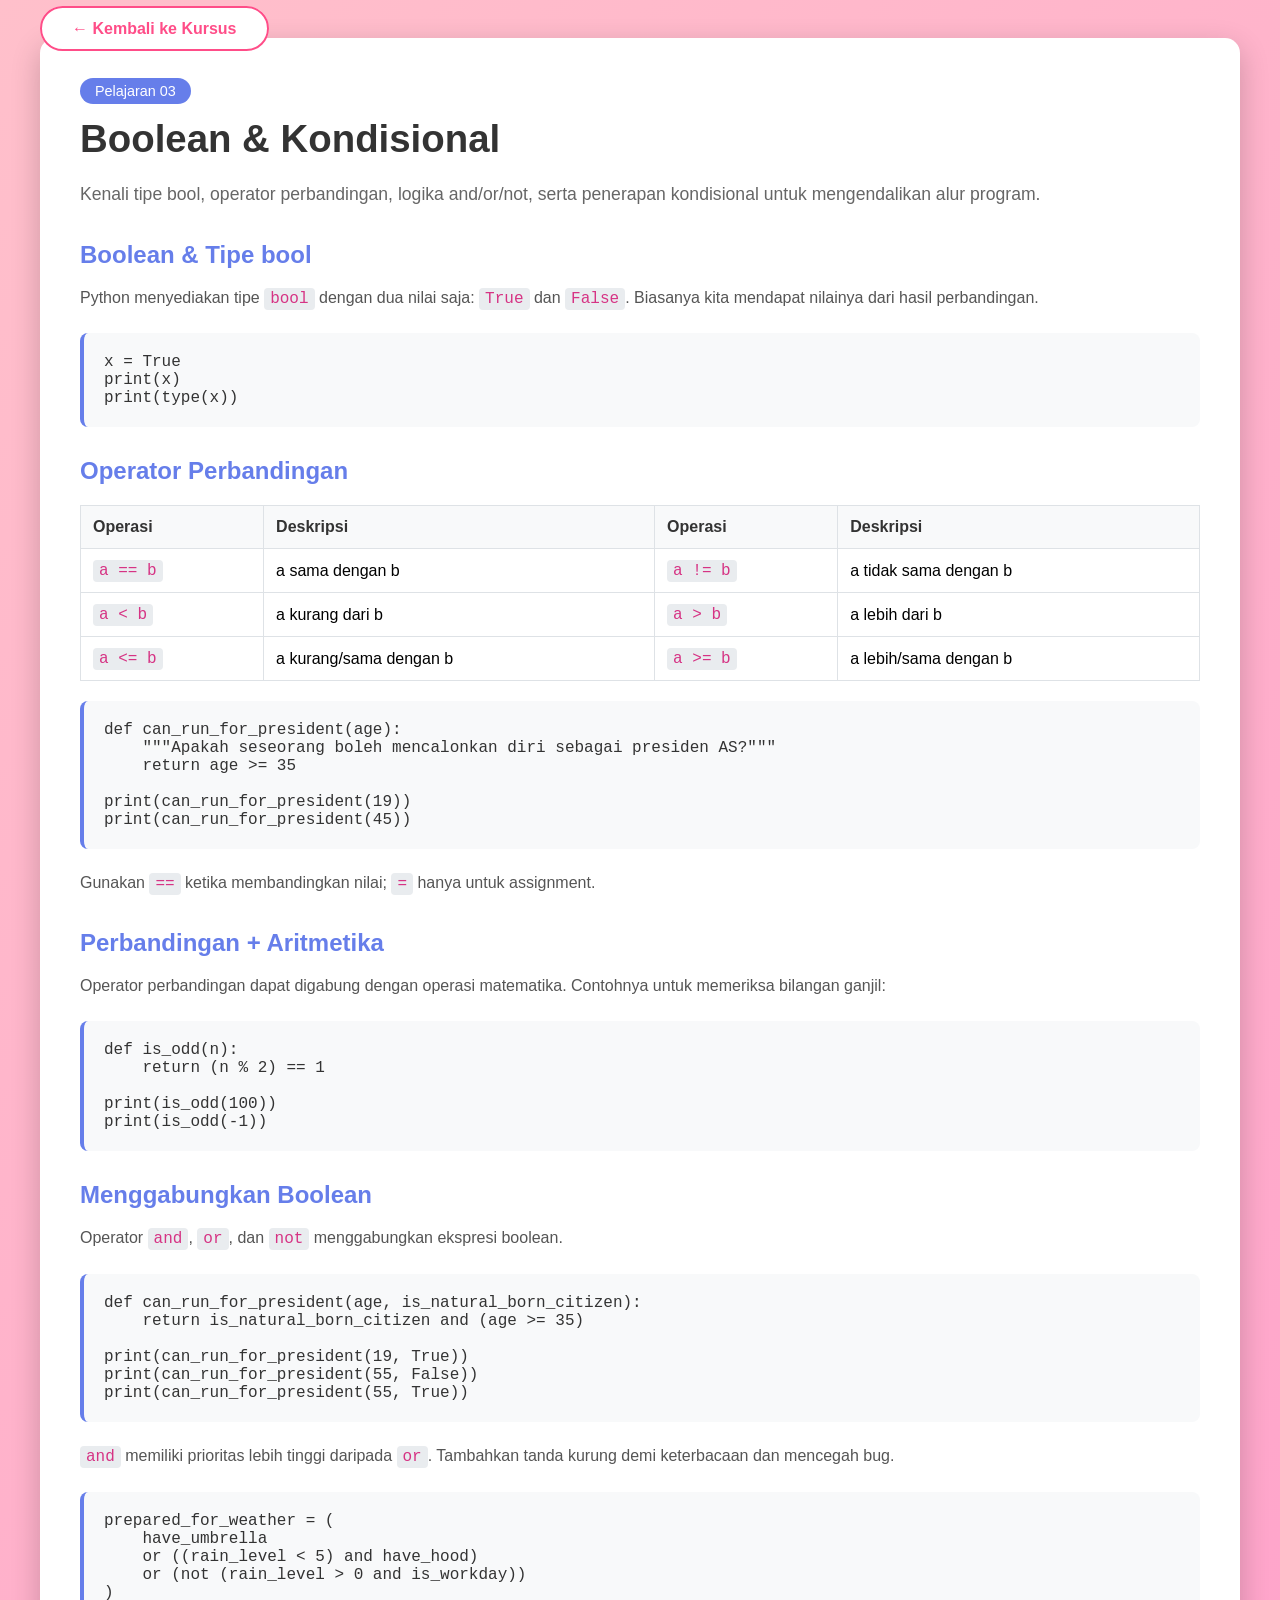
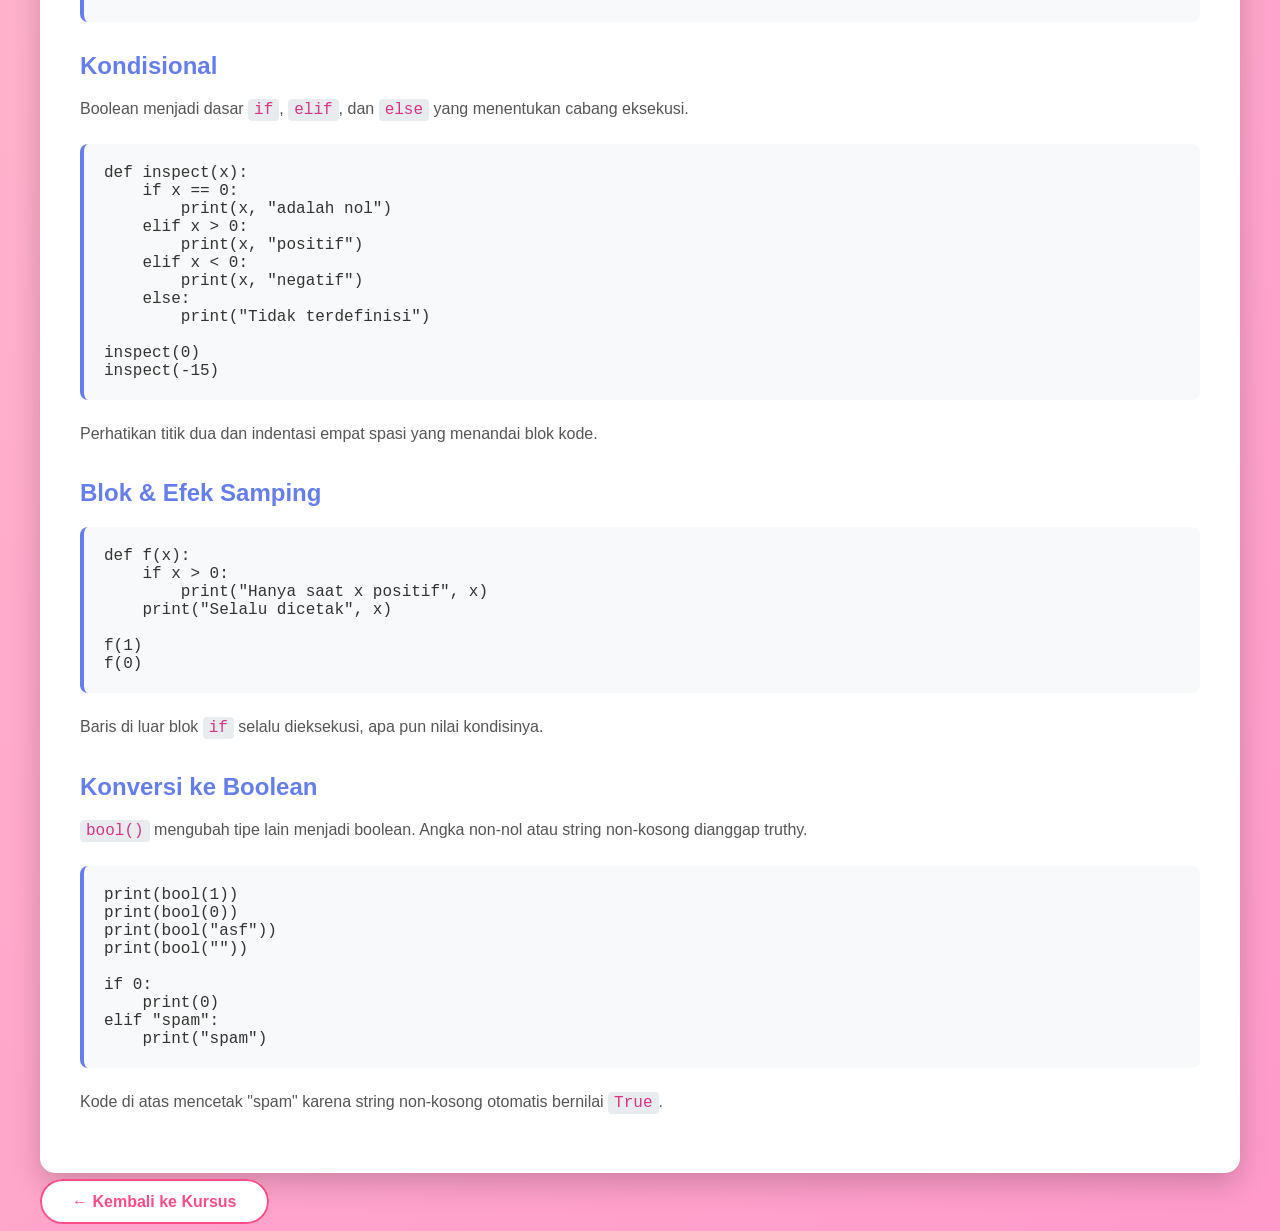
<file: webkaggle/python/lessons/lesson03.html>
<!DOCTYPE html>
<html lang="id">
<head>
    <meta charset="UTF-8">
    <meta name="viewport" content="width=device-width, initial-scale=1.0">
    <title>Pelajaran 03: Boolean & Kondisional</title>
    <link rel="stylesheet" href="../../css/style.css">
    <style>
        .lesson-content-box {background: white; padding: 40px; border-radius: 15px; box-shadow: 0 10px 30px rgba(0,0,0,0.2); margin-bottom: 20px;}
        .lesson-header-box {margin-bottom: 30px;}
        .lesson-number-badge {display: inline-block; background: #667eea; color: white; padding: 5px 15px; border-radius: 20px; font-size: 0.9em; margin-bottom: 10px;}
        h1 {color: #333; margin-bottom: 15px;}
        h2 {color: #667eea; margin-top: 30px; margin-bottom: 15px; font-size: 1.5em;}
        h3 {color: #333; margin-top: 25px; margin-bottom: 12px; font-size: 1.2em;}
        p {line-height: 1.8; color: #555; margin-bottom: 15px;}
        .code-block {background: #f8f9fa; border-left: 4px solid #667eea; padding: 20px; border-radius: 8px; margin: 20px 0; overflow-x: auto;}
        pre {margin: 0; font-family: 'Courier New', monospace; color: #333;}
        code {background: #e9ecef; padding: 2px 6px; border-radius: 4px; font-family: 'Courier New', monospace; color: #d63384;}
        table {width: 100%; border-collapse: collapse; margin: 20px 0;}
        th, td {border: 1px solid #dee2e6; padding: 12px; text-align: left;}
        th {background: #f8f9fa; font-weight: 600; color: #333;}
    </style>
</head>
<body>
    <div class="container">
        <a href="../index.html" class="back-btn">← Kembali ke Kursus</a>
        
        <div class="lesson-content-box">
            <div class="lesson-header-box">
                <span class="lesson-number-badge">Pelajaran 03</span>
                <h1>Boolean & Kondisional</h1>
                <p style="font-size: 1.1em; color: #666;">Kenali tipe bool, operator perbandingan, logika and/or/not, serta penerapan kondisional untuk mengendalikan alur program.</p>
            </div>

            <h2>Boolean & Tipe bool</h2>
            <p>Python menyediakan tipe <code>bool</code> dengan dua nilai saja: <code>True</code> dan <code>False</code>. Biasanya kita mendapat nilainya dari hasil perbandingan.</p>

            <div class="code-block">
                <pre>x = True
print(x)
print(type(x))</pre>
            </div>

            <h2>Operator Perbandingan</h2>
            <table>
                <thead>
                    <tr>
                        <th>Operasi</th>
                        <th>Deskripsi</th>
                        <th>Operasi</th>
                        <th>Deskripsi</th>
                    </tr>
                </thead>
                <tbody>
                    <tr>
                        <td><code>a == b</code></td>
                        <td>a sama dengan b</td>
                        <td><code>a != b</code></td>
                        <td>a tidak sama dengan b</td>
                    </tr>
                    <tr>
                        <td><code>a < b</code></td>
                        <td>a kurang dari b</td>
                        <td><code>a > b</code></td>
                        <td>a lebih dari b</td>
                    </tr>
                    <tr>
                        <td><code>a <= b</code></td>
                        <td>a kurang/sama dengan b</td>
                        <td><code>a >= b</code></td>
                        <td>a lebih/sama dengan b</td>
                    </tr>
                </tbody>
            </table>

            <div class="code-block">
                <pre>def can_run_for_president(age):
    """Apakah seseorang boleh mencalonkan diri sebagai presiden AS?"""
    return age >= 35

print(can_run_for_president(19))
print(can_run_for_president(45))</pre>
            </div>

            <p>Gunakan <code>==</code> ketika membandingkan nilai; <code>=</code> hanya untuk assignment.</p>

            <h2>Perbandingan + Aritmetika</h2>
            <p>Operator perbandingan dapat digabung dengan operasi matematika. Contohnya untuk memeriksa bilangan ganjil:</p>

            <div class="code-block">
                <pre>def is_odd(n):
    return (n % 2) == 1

print(is_odd(100))
print(is_odd(-1))</pre>
            </div>

            <h2>Menggabungkan Boolean</h2>
            <p>Operator <code>and</code>, <code>or</code>, dan <code>not</code> menggabungkan ekspresi boolean.</p>

            <div class="code-block">
                <pre>def can_run_for_president(age, is_natural_born_citizen):
    return is_natural_born_citizen and (age >= 35)

print(can_run_for_president(19, True))
print(can_run_for_president(55, False))
print(can_run_for_president(55, True))</pre>
            </div>

            <p><code>and</code> memiliki prioritas lebih tinggi daripada <code>or</code>. Tambahkan tanda kurung demi keterbacaan dan mencegah bug.</p>

            <div class="code-block">
                <pre>prepared_for_weather = (
    have_umbrella
    or ((rain_level < 5) and have_hood)
    or (not (rain_level > 0 and is_workday))
)</pre>
            </div>

            <h2>Kondisional</h2>
            <p>Boolean menjadi dasar <code>if</code>, <code>elif</code>, dan <code>else</code> yang menentukan cabang eksekusi.</p>

            <div class="code-block">
                <pre>def inspect(x):
    if x == 0:
        print(x, "adalah nol")
    elif x > 0:
        print(x, "positif")
    elif x < 0:
        print(x, "negatif")
    else:
        print("Tidak terdefinisi")

inspect(0)
inspect(-15)</pre>
            </div>

            <p>Perhatikan titik dua dan indentasi empat spasi yang menandai blok kode.</p>

            <h2>Blok & Efek Samping</h2>
            <div class="code-block">
                <pre>def f(x):
    if x > 0:
        print("Hanya saat x positif", x)
    print("Selalu dicetak", x)

f(1)
f(0)</pre>
            </div>

            <p>Baris di luar blok <code>if</code> selalu dieksekusi, apa pun nilai kondisinya.</p>

            <h2>Konversi ke Boolean</h2>
            <p><code>bool()</code> mengubah tipe lain menjadi boolean. Angka non-nol atau string non-kosong dianggap truthy.</p>

            <div class="code-block">
                <pre>print(bool(1))
print(bool(0))
print(bool("asf"))
print(bool(""))

if 0:
    print(0)
elif "spam":
    print("spam")</pre>
            </div>

            <p>Kode di atas mencetak "spam" karena string non-kosong otomatis bernilai <code>True</code>.</p>
        </div>

        <a href="../index.html" class="back-btn">← Kembali ke Kursus</a>
    </div>

    <script src="../../js/script.js"></script>
</body>
</html>
</file>
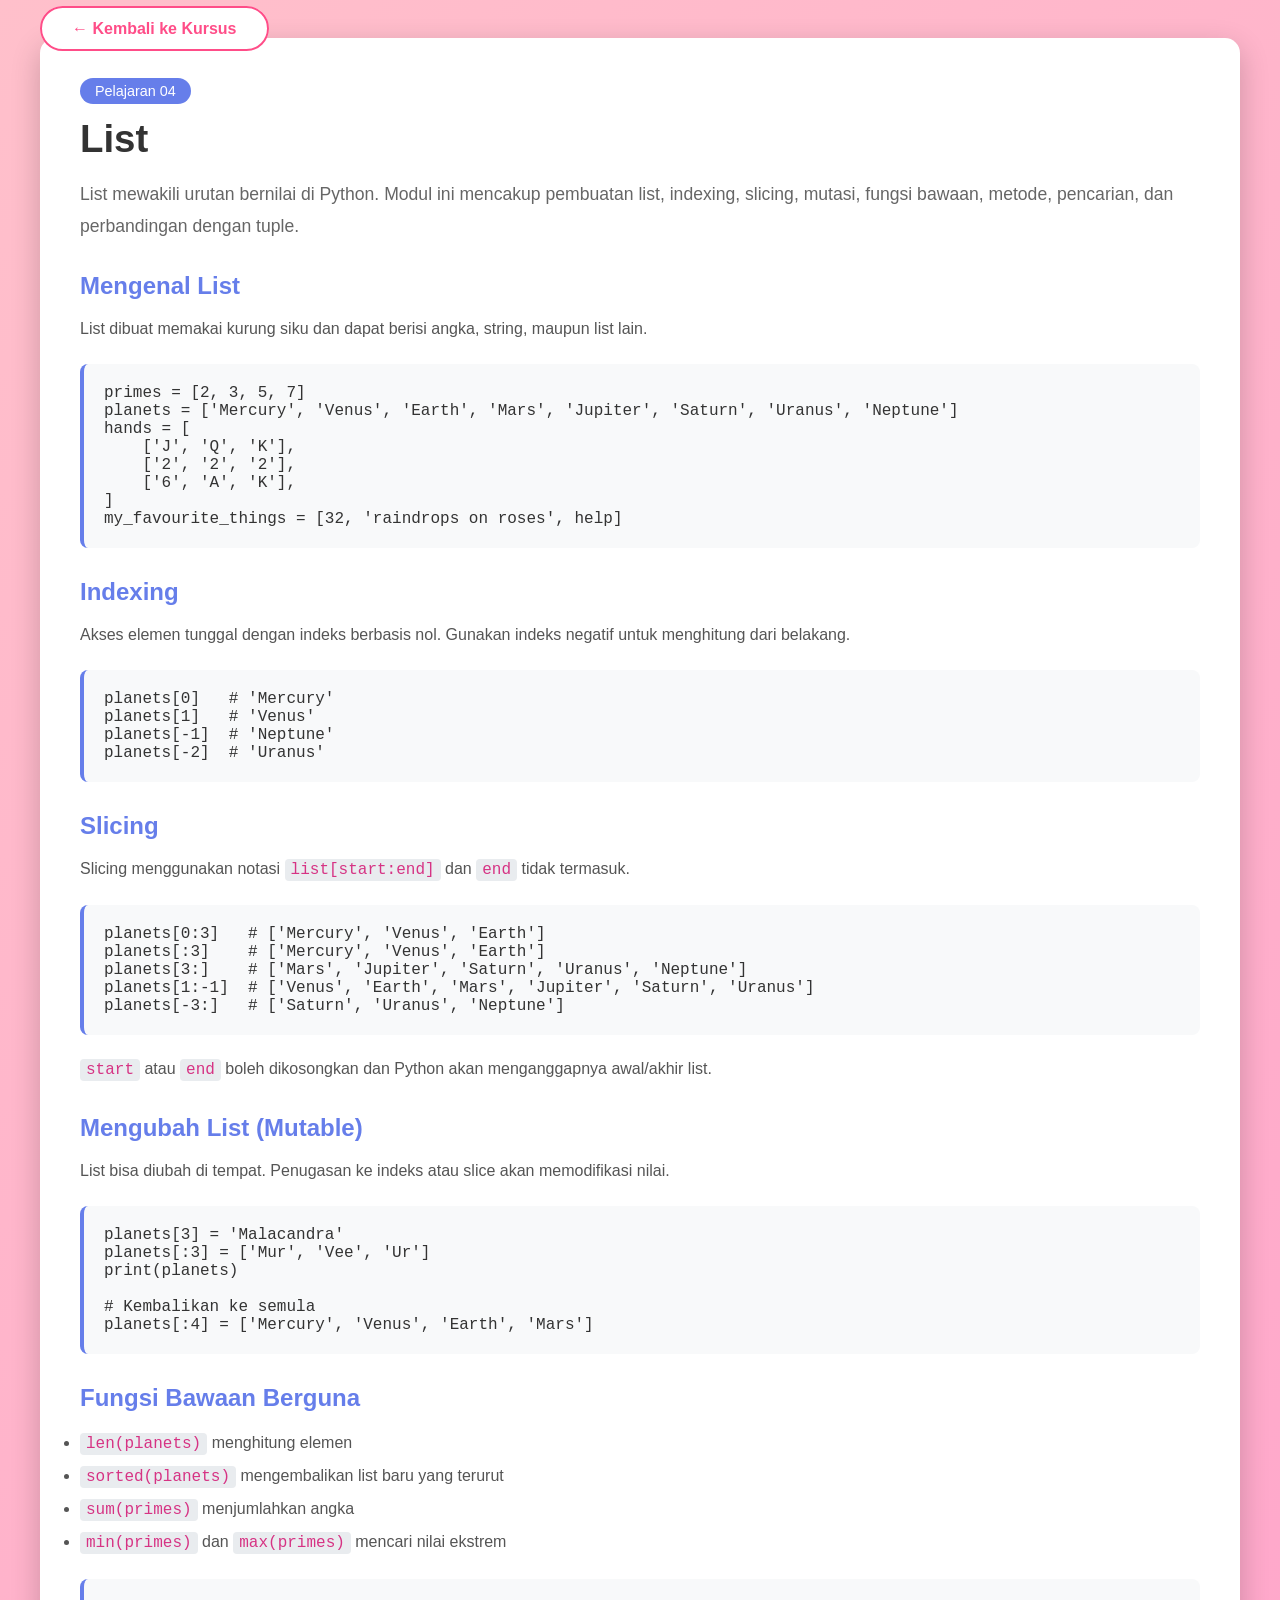
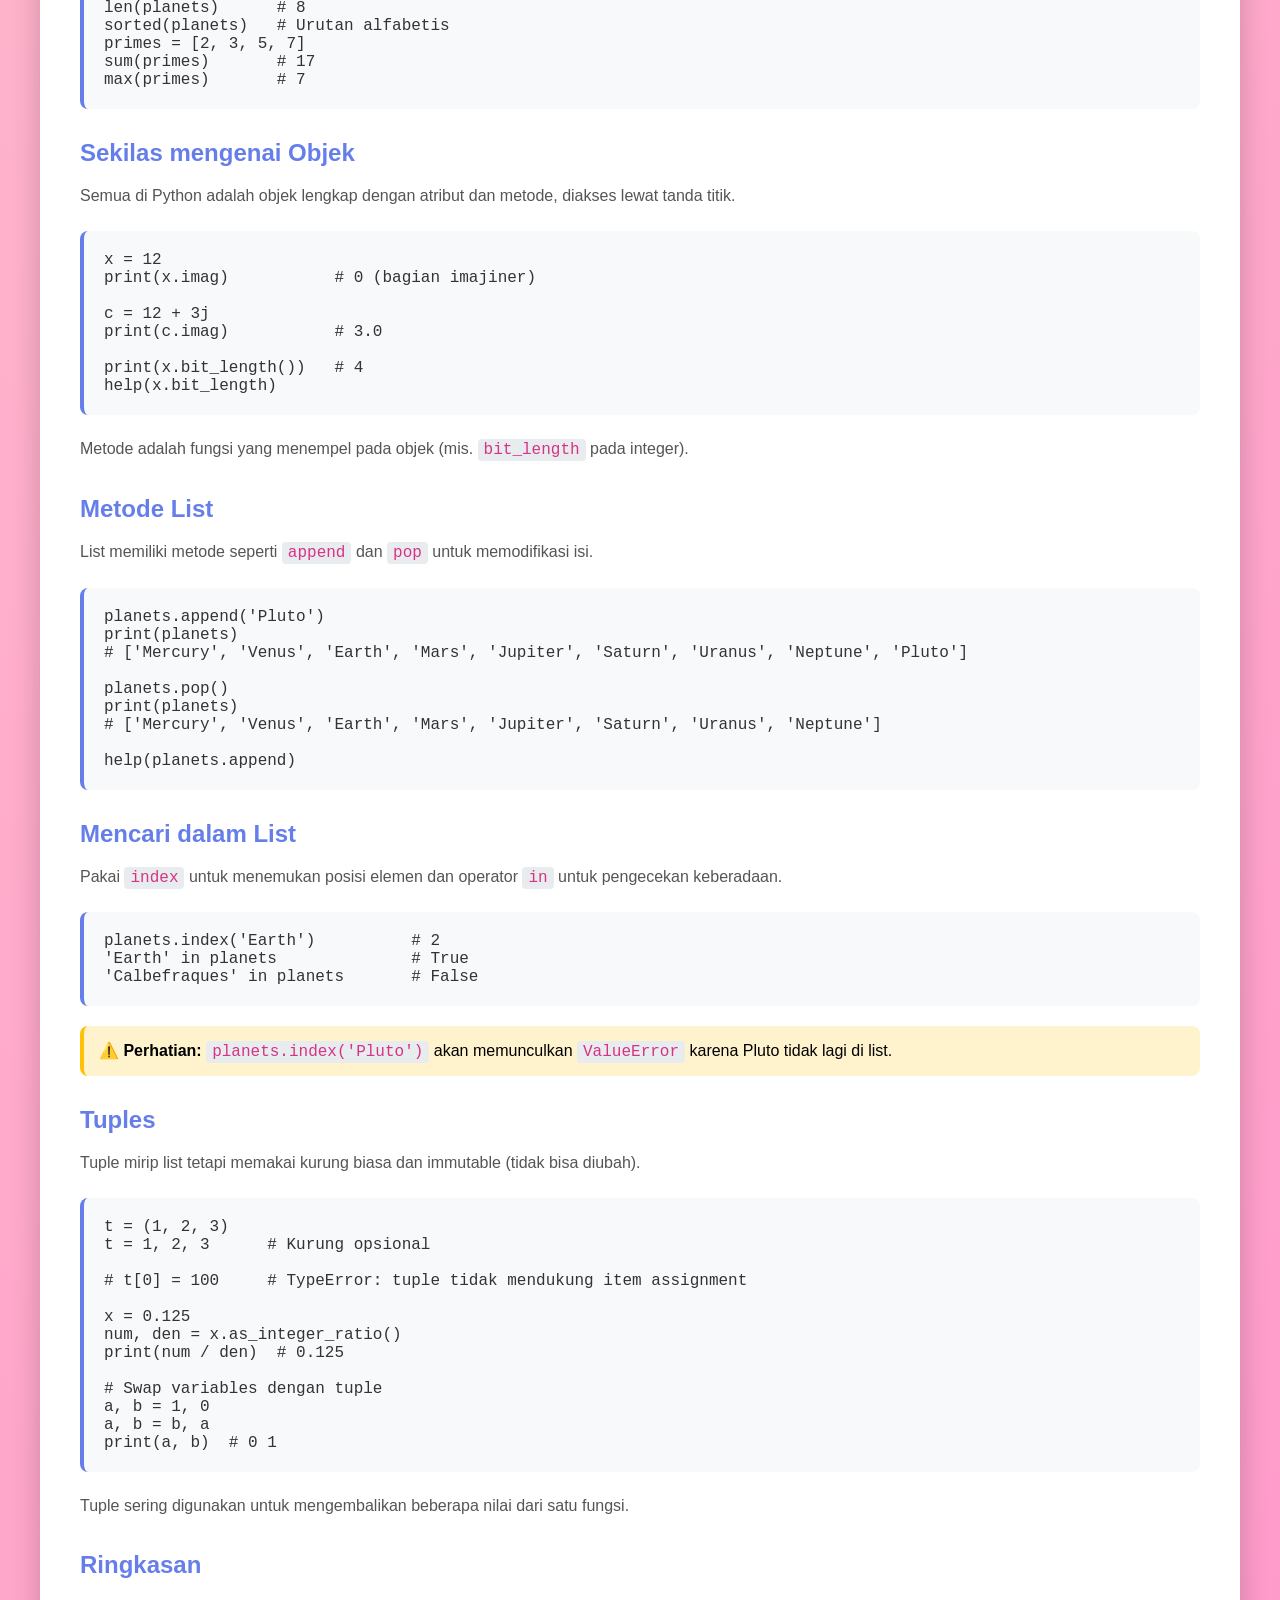
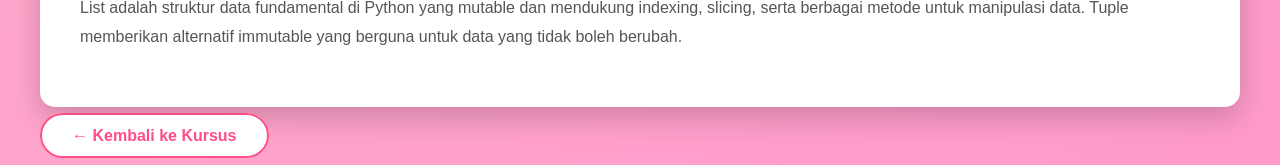
<file: webkaggle/python/lessons/lesson04.html>
<!DOCTYPE html>
<html lang="id">
<head>
    <meta charset="UTF-8">
    <meta name="viewport" content="width=device-width, initial-scale=1.0">
    <title>Pelajaran 04: List</title>
    <link rel="stylesheet" href="../../css/style.css">
    <style>
        .lesson-content-box {background: white; padding: 40px; border-radius: 15px; box-shadow: 0 10px 30px rgba(0,0,0,0.2); margin-bottom: 20px;}
        .lesson-header-box {margin-bottom: 30px;}
        .lesson-number-badge {display: inline-block; background: #667eea; color: white; padding: 5px 15px; border-radius: 20px; font-size: 0.9em; margin-bottom: 10px;}
        h1 {color: #333; margin-bottom: 15px;}
        h2 {color: #667eea; margin-top: 30px; margin-bottom: 15px; font-size: 1.5em;}
        h3 {color: #333; margin-top: 25px; margin-bottom: 12px; font-size: 1.2em;}
        p {line-height: 1.8; color: #555; margin-bottom: 15px;}
        .code-block {background: #f8f9fa; border-left: 4px solid #667eea; padding: 20px; border-radius: 8px; margin: 20px 0; overflow-x: auto;}
        pre {margin: 0; font-family: 'Courier New', monospace; color: #333;}
        code {background: #e9ecef; padding: 2px 6px; border-radius: 4px; font-family: 'Courier New', monospace; color: #d63384;}
        ul {line-height: 2; color: #555;}
        .warning-box {background: #fff3cd; border-left: 4px solid #ffc107; padding: 15px; border-radius: 8px; margin: 20px 0;}
    </style>
</head>
<body>
    <div class="container">
        <a href="../index.html" class="back-btn">← Kembali ke Kursus</a>
        
        <div class="lesson-content-box">
            <div class="lesson-header-box">
                <span class="lesson-number-badge">Pelajaran 04</span>
                <h1>List</h1>
                <p style="font-size: 1.1em; color: #666;">List mewakili urutan bernilai di Python. Modul ini mencakup pembuatan list, indexing, slicing, mutasi, fungsi bawaan, metode, pencarian, dan perbandingan dengan tuple.</p>
            </div>

            <h2>Mengenal List</h2>
            <p>List dibuat memakai kurung siku dan dapat berisi angka, string, maupun list lain.</p>

            <div class="code-block">
                <pre>primes = [2, 3, 5, 7]
planets = ['Mercury', 'Venus', 'Earth', 'Mars', 'Jupiter', 'Saturn', 'Uranus', 'Neptune']
hands = [
    ['J', 'Q', 'K'],
    ['2', '2', '2'],
    ['6', 'A', 'K'],
]
my_favourite_things = [32, 'raindrops on roses', help]</pre>
            </div>

            <h2>Indexing</h2>
            <p>Akses elemen tunggal dengan indeks berbasis nol. Gunakan indeks negatif untuk menghitung dari belakang.</p>

            <div class="code-block">
                <pre>planets[0]   # 'Mercury'
planets[1]   # 'Venus'
planets[-1]  # 'Neptune'
planets[-2]  # 'Uranus'</pre>
            </div>

            <h2>Slicing</h2>
            <p>Slicing menggunakan notasi <code>list[start:end]</code> dan <code>end</code> tidak termasuk.</p>

            <div class="code-block">
                <pre>planets[0:3]   # ['Mercury', 'Venus', 'Earth']
planets[:3]    # ['Mercury', 'Venus', 'Earth']
planets[3:]    # ['Mars', 'Jupiter', 'Saturn', 'Uranus', 'Neptune']
planets[1:-1]  # ['Venus', 'Earth', 'Mars', 'Jupiter', 'Saturn', 'Uranus']
planets[-3:]   # ['Saturn', 'Uranus', 'Neptune']</pre>
            </div>

            <p><code>start</code> atau <code>end</code> boleh dikosongkan dan Python akan menganggapnya awal/akhir list.</p>

            <h2>Mengubah List (Mutable)</h2>
            <p>List bisa diubah di tempat. Penugasan ke indeks atau slice akan memodifikasi nilai.</p>

            <div class="code-block">
                <pre>planets[3] = 'Malacandra'
planets[:3] = ['Mur', 'Vee', 'Ur']
print(planets)

# Kembalikan ke semula
planets[:4] = ['Mercury', 'Venus', 'Earth', 'Mars']</pre>
            </div>

            <h2>Fungsi Bawaan Berguna</h2>
            <ul>
                <li><code>len(planets)</code> menghitung elemen</li>
                <li><code>sorted(planets)</code> mengembalikan list baru yang terurut</li>
                <li><code>sum(primes)</code> menjumlahkan angka</li>
                <li><code>min(primes)</code> dan <code>max(primes)</code> mencari nilai ekstrem</li>
            </ul>

            <div class="code-block">
                <pre>len(planets)      # 8
sorted(planets)   # Urutan alfabetis
primes = [2, 3, 5, 7]
sum(primes)       # 17
max(primes)       # 7</pre>
            </div>

            <h2>Sekilas mengenai Objek</h2>
            <p>Semua di Python adalah objek lengkap dengan atribut dan metode, diakses lewat tanda titik.</p>

            <div class="code-block">
                <pre>x = 12
print(x.imag)           # 0 (bagian imajiner)

c = 12 + 3j
print(c.imag)           # 3.0

print(x.bit_length())   # 4
help(x.bit_length)</pre>
            </div>

            <p>Metode adalah fungsi yang menempel pada objek (mis. <code>bit_length</code> pada integer).</p>

            <h2>Metode List</h2>
            <p>List memiliki metode seperti <code>append</code> dan <code>pop</code> untuk memodifikasi isi.</p>

            <div class="code-block">
                <pre>planets.append('Pluto')
print(planets)
# ['Mercury', 'Venus', 'Earth', 'Mars', 'Jupiter', 'Saturn', 'Uranus', 'Neptune', 'Pluto']

planets.pop()
print(planets)
# ['Mercury', 'Venus', 'Earth', 'Mars', 'Jupiter', 'Saturn', 'Uranus', 'Neptune']

help(planets.append)</pre>
            </div>

            <h2>Mencari dalam List</h2>
            <p>Pakai <code>index</code> untuk menemukan posisi elemen dan operator <code>in</code> untuk pengecekan keberadaan.</p>

            <div class="code-block">
                <pre>planets.index('Earth')          # 2
'Earth' in planets              # True
'Calbefraques' in planets       # False</pre>
            </div>

            <div class="warning-box">
                <strong>⚠️ Perhatian:</strong> <code>planets.index('Pluto')</code> akan memunculkan <code>ValueError</code> karena Pluto tidak lagi di list.
            </div>

            <h2>Tuples</h2>
            <p>Tuple mirip list tetapi memakai kurung biasa dan immutable (tidak bisa diubah).</p>

            <div class="code-block">
                <pre>t = (1, 2, 3)
t = 1, 2, 3      # Kurung opsional

# t[0] = 100     # TypeError: tuple tidak mendukung item assignment

x = 0.125
num, den = x.as_integer_ratio()
print(num / den)  # 0.125

# Swap variables dengan tuple
a, b = 1, 0
a, b = b, a
print(a, b)  # 0 1</pre>
            </div>

            <p>Tuple sering digunakan untuk mengembalikan beberapa nilai dari satu fungsi.</p>

            <h2>Ringkasan</h2>
            <p>List adalah struktur data fundamental di Python yang mutable dan mendukung indexing, slicing, serta berbagai metode untuk manipulasi data. Tuple memberikan alternatif immutable yang berguna untuk data yang tidak boleh berubah.</p>
        </div>

        <a href="../index.html" class="back-btn">← Kembali ke Kursus</a>
    </div>

    <script src="../../js/script.js"></script>
</body>
</html>
</file>
<file: webkaggle/css/style.css>
* {
    margin: 0;
    padding: 0;
    box-sizing: border-box;
}

body {
    font-family: 'Poppins', 'Segoe UI', sans-serif;
    background: linear-gradient(135deg, #ffc0cb, #ff9acb);
    min-height: 100vh;
    padding: 20px;
}

.container {
    max-width: 1200px;
    margin: 0 auto;
}

/* ================= HEADER ================= */
header {
    background: #fff0f6;
    padding: 40px 30px;
    border-radius: 25px;
    box-shadow: 0 15px 30px rgba(255, 105, 180, 0.25);
    margin-bottom: 30px;
    text-align: center;
}

h1 {
    color: #ff4d88;
    font-size: 2.4em;
    margin-bottom: 15px;
    line-height: 1.3;
}

.subtitle {
    color: #a64d6b;
    font-size: 1.05em;
    line-height: 1.6;
}

/* ================= SECTION ================= */
.courses-section {
    background: #fff0f6;
    padding: 30px;
    border-radius: 25px;
    box-shadow: 0 15px 30px rgba(255, 105, 180, 0.2);
}

.section-title {
    color: #ff85a2;
    font-size: 0.85em;
    letter-spacing: 3px;
    margin-bottom: 10px;
    font-weight: 700;
}

.section-subtitle {
    color: #ff4d88;
    font-size: 1.7em;
    margin-bottom: 25px;
}

/* ================= GRID ================= */
.courses-grid {
    display: grid;
    grid-template-columns: repeat(auto-fit, minmax(420px, 1fr));
    gap: 25px;
}

/* ================= CARD ================= */
.course-card {
    background: #fff;
    border-radius: 20px;
    padding: 25px;
    transition: 0.3s ease;
    border: 2px dashed #ffb6c1;
}

.course-card:hover {
    transform: translateY(-6px);
    box-shadow: 0 10px 25px rgba(255, 105, 180, 0.3);
    border-color: #ff4d88;
}

/* ================= HEADER CARD ================= */
.course-header {
    display: flex;
    align-items: center;
    gap: 20px;
    margin-bottom: 20px;
}

.course-icon {
    width: 65px;
    height: 65px;
    border-radius: 18px;
    display: flex;
    align-items: center;
    justify-content: center;
    font-size: 2.3em;
    color: white;
}

.python-icon {
    background: linear-gradient(135deg, #ff9a9e, #fad0c4);
}

.sql-icon {
    background: linear-gradient(135deg, #ff758c, #ff7eb3);
}

/* ================= TEXT CARD ================= */
.course-title h2 {
    color: #ff4d88;
    font-size: 1.6em;
    margin-bottom: 5px;
}

.course-title p {
    color: #ff85a2;
    font-size: 0.95em;
    font-weight: 600;
}

.course-description {
    color: #8c4a5d;
    line-height: 1.6;
    margin-bottom: 20px;
    font-size: 0.95em;
}

/* ================= BUTTON ================= */
.lesson-btn {
    background: linear-gradient(135deg, #ff4d88, #ff85a2);
    color: white;
    border: none;
    padding: 12px 32px;
    border-radius: 50px;
    cursor: pointer;
    font-weight: 600;
    transition: 0.3s ease;
    text-decoration: none;
    display: inline-block;
}

.lesson-btn:hover {
    transform: scale(1.06);
    box-shadow: 0 8px 20px rgba(255, 105, 180, 0.45);
}

/* ================= SERTIFIKAT ================= */
.certificate-section {
    margin-top: 45px;
}

.certificate-grid {
    display: grid;
    grid-template-columns: repeat(auto-fit, minmax(260px, 1fr));
    gap: 25px;
}

.certificate-card {
    background: #fff;
    border-radius: 20px;
    padding: 20px;
    text-align: center;
    border: 2px dashed #ffb6c1;
    transition: 0.3s ease;
}

.certificate-card:hover {
    transform: translateY(-5px);
    border-color: #ff4d88;
    box-shadow: 0 10px 25px rgba(255, 105, 180, 0.3);
}

.certificate-img {
    width: 100%;
    max-height: 180px;
    object-fit: cover;
    border-radius: 14px;
    margin-bottom: 15px;
    cursor: pointer;
}

.certificate-title {
    color: #ff4d88;
    font-weight: 700;
    font-size: 1em;
}

/* ================= MODAL ================= */
.modal {
    display: none;
    position: fixed;
    z-index: 999;
    inset: 0;
    background: rgba(0, 0, 0, 0.8);
}

.modal-content {
    display: block;
    margin: auto;
    margin-top: 60px;
    max-width: 90%;
    max-height: 85vh;
    border-radius: 16px;
}

.close {
    position: absolute;
    top: 20px;
    right: 35px;
    font-size: 40px;
    color: white;
    cursor: pointer;
}

/* ================= BACK BUTTON ================= */
.back-btn {
    background: #fff;
    color: #ff4d88;
    border: 2px solid #ff4d88;
    padding: 12px 30px;
    border-radius: 50px;
    font-weight: 600;
    transition: 0.3s ease;
    text-decoration: none;
}

.back-btn:hover {
    background: #ff4d88;
    color: white;
    box-shadow: 0 5px 15px rgba(255, 105, 180, 0.4);
}

/* ================= RESPONSIVE ================= */
@media (max-width: 768px) {
    .courses-grid,
    .certificate-grid {
        grid-template-columns: 1fr;
    }

    h1 {
        font-size: 1.8em;
    }

    .course-header {
        flex-direction: column;
        text-align: center;
    }

    .certificate-img {
    width: 100%;
    max-height: 180px;      /* INI KUNCI NYA */
    object-fit: cover;      /* biar kepotong rapi */
    border-radius: 14px;
    margin-bottom: 15px;
    cursor: pointer;
}

}
</file>
<file: style2.css>
body {
  margin: 0;
  font-family: 'Segoe UI', sans-serif;
  background-color: #f1f3f6;
  color: #333;
}

/* HEADER */
.header {
  background-color: #f1f3f6;
  padding: 20px;
  display: flex;
  justify-content: space-between;
  align-items: center;
}

.menu-icon {
  font-size: 24px;
  font-weight: bold;
}

.title {
  font-size: 24px;
  margin: 0;
}

.back-btn {
  text-decoration: none;
  font-size: 14px;
  color: #000;
  background: #fff;
  padding: 5px 10px;
  border-radius: 6px;
  font-weight: 500;
}

/* ABOUT */
.about {
  display: flex;
  flex-wrap: wrap;
  padding: 40px;
  background: #fff;
  align-items: flex-start;
  justify-content: center;
  gap: 30px;
}

.about img {
  width: 180px;
  border-radius: 16px;
  box-shadow: 0 2px 8px rgba(0,0,0,0.1);
}

.info-box {
  max-width: 500px;
}

.role {
  margin-top: -10px;
  color: gray;
  font-size: 14px;
}

.desc {
  font-size: 14px;
  margin-top: 10px;
  margin-bottom: 20px;
}

.contacts, .more-info {
  font-size: 13px;
  margin-bottom: 10px;
}

/* SOFTWARE */
.software {
  text-align: center;
  padding: 40px 20px;
  background-color: #f1f3f6;
}

.software h2 {
  font-weight: bold;
  margin-bottom: 20px;
}

.icons img {
  width: 40px;
  margin: 0 10px;
}

/* PROJECTS */
.projects {
  background-color: #fff;
  padding: 40px 20px;
  text-align: center;
}

.projects h2 {
  margin-bottom: 20px;
}

.project-gallery {
  display: flex;
  flex-wrap: wrap;
  justify-content: center;
  gap: 15px;
}

.project-gallery img {
  width: 170px;
  border-radius: 10px;
  box-shadow: 0 1px 6px rgba(0,0,0,0.1);
}
/* Tambahkan ke style2.css */

#contact {
  padding: 60px 20px;
  background-color: #f5f5f5;
  font-family: 'Segoe UI', Tahoma, Geneva, Verdana, sans-serif;
}

#contact h2 {
  text-align: center;
  font-size: 28px;
  margin-bottom: 30px;
  color: #333;
}

.container {
  max-width: 800px;
  margin: auto;
  background: #fff;
  padding: 30px;
  border-radius: 15px;
  box-shadow: 0 8px 20px rgba(0, 0, 0, 0.1);
}

.form-label {
  font-weight: bold;
  margin-bottom: 8px;
  display: block;
  color: #333;
}

.form-control {
  width: 100%;
  padding: 10px 15px;
  margin-bottom: 20px;
  border-radius: 8px;
  border: 1px solid #ccc;
  font-size: 14px;
  box-sizing: border-box;
}

.btn {
  padding: 10px 25px;
  border: none;
  border-radius: 8px;
  background-color: #0d6efd;
  color: #fff;
  font-weight: bold;
  cursor: pointer;
  transition: background 0.3s ease;
}

.btn:hover {
  background-color: #0849c9;
}

.spinner-border {
  margin-right: 10px;
}

/* Responsif */
@media screen and (max-width: 600px) {
  .container {
    padding: 20px;
  }

  #contact h2 {
    font-size: 24px;
  }

  .btn {
    width: 100%;
    margin-top: 10px;
  }
}
</file>
